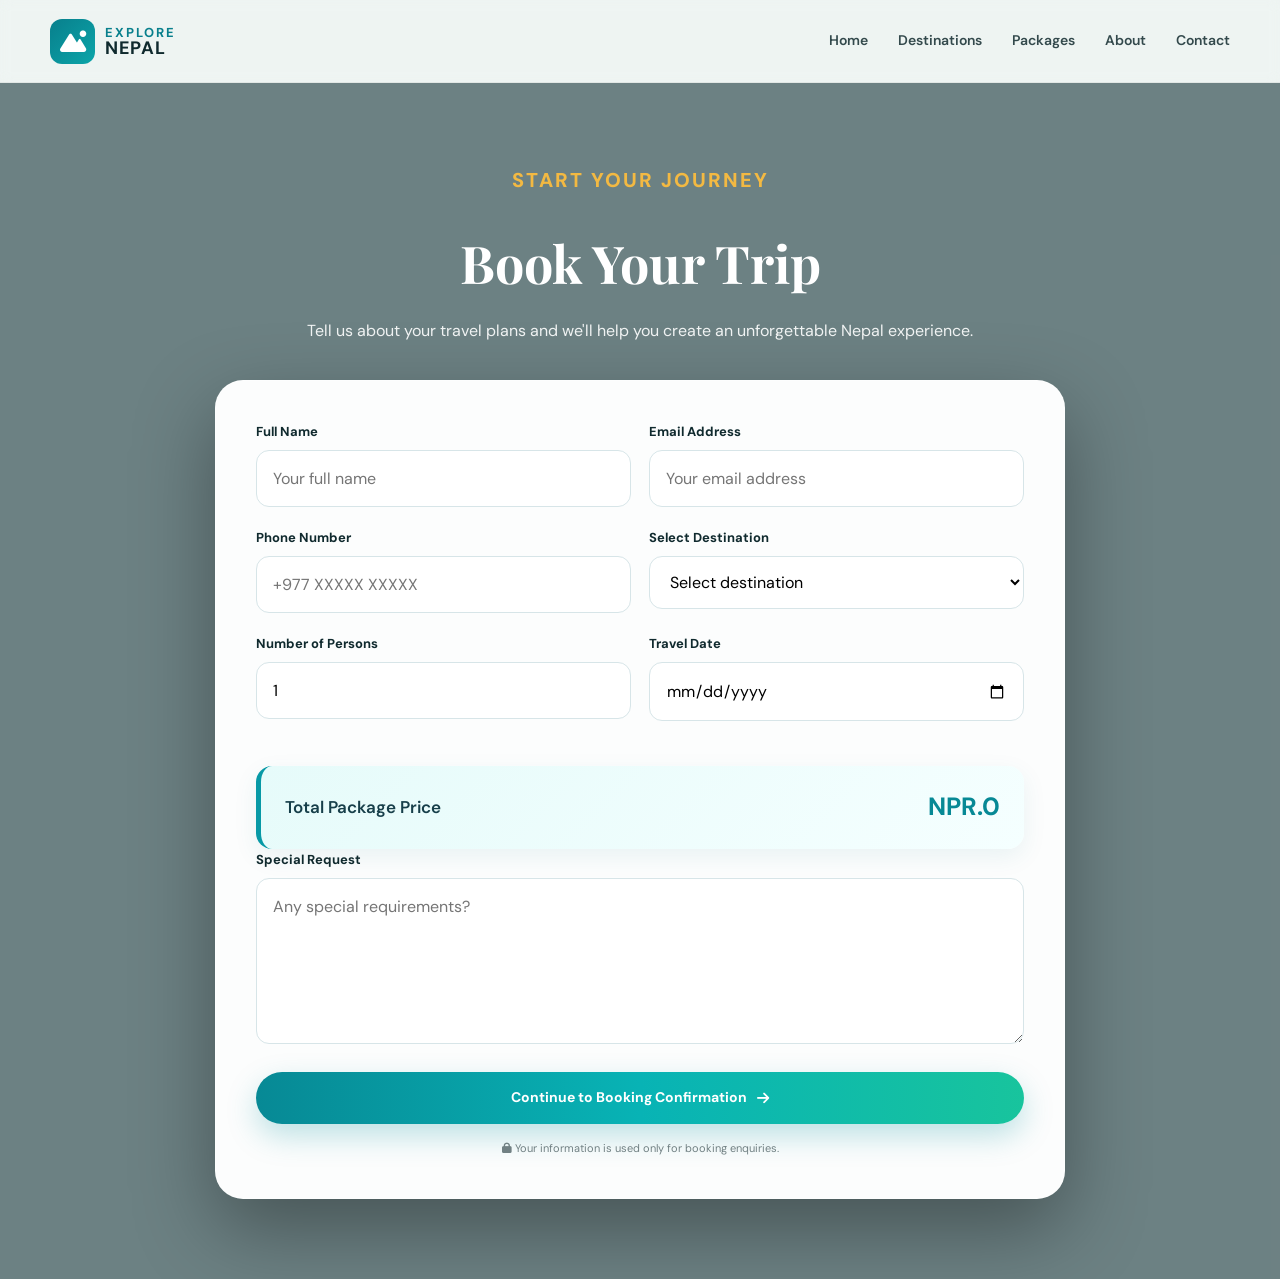
<file: Alli vaii Explore Nepal/booking.html>
<!DOCTYPE html>
<html lang="en">

<head>

    <meta charset="UTF-8">
    <meta name="viewport" content="width=device-width, initial-scale=1.0">

    <title>Book Your Trip | Explore Nepal</title>

    <!-- Existing CSS -->
    <link rel="stylesheet" href="styles.css">

    <!-- Google Fonts -->
    <link rel="preconnect" href="https://fonts.googleapis.com">
    <link rel="preconnect" href="https://fonts.gstatic.com" crossorigin>

    <link href="https://fonts.googleapis.com/css2?family=DM+Sans:wght@400;500;600;700;800&family=Playfair+Display:wght@600;700;800&display=swap"
          rel="stylesheet">

    <!-- Font Awesome -->
    <link rel="stylesheet"
          href="https://cdnjs.cloudflare.com/ajax/libs/font-awesome/6.5.2/css/all.min.css">


    <!-- =====================================================
         BOOKING PAGE EXTRA CSS
    ====================================================== -->

    <style>


        /* =====================================================
           BOOKING HEADING
        ===================================================== */

        .booking-heading h1 {
            font-family: "Playfair Display", serif;
            font-size: 52px;
            color: #ffffff;

            margin: 10px 0;
        }

        .booking-heading p {
            color: rgba(255,255,255,.90);
        }


        /* =====================================================
           BOOKING CARD
        ===================================================== */

        .booking-card {
            border-radius: 28px;
            overflow: hidden;

            background: rgba(255,255,255,.98);

            box-shadow:
                0 30px 80px rgba(0,0,0,.35);

            border: 1px solid rgba(255,255,255,.35);
        }


        /* =====================================================
           INPUT
        ===================================================== */

        .booking-card input,
        .booking-card select,
        .booking-card textarea {

            border: 1.5px solid #d7e5e8;

            border-radius: 13px;

            transition: all .3s ease;

            background: #ffffff;

        }


        .booking-card input:focus,
        .booking-card select:focus,
        .booking-card textarea:focus {

            border-color: #0799a6;

            box-shadow:
                0 0 0 4px rgba(7,153,166,.12);

            outline: none;

        }


        /* =====================================================
           TOTAL PRICE
        ===================================================== */

        .total-price-box {

            width: 100%;

            margin-top: 25px;

            padding: 20px 24px;

            border-radius: 16px;

            display: flex;

            justify-content: space-between;

            align-items: center;

            background:
                linear-gradient(
                    135deg,
                    #e6fbfa,
                    #f5ffff
                );

            border-left: 5px solid #0799a6;

            box-shadow:
                0 8px 25px rgba(0,120,130,.08);

        }


        .total-price-box span {

            font-size: 17px;

            font-weight: 600;

            color: #173f4a;

        }


        .total-price-box strong {

            font-size: 25px;

            color: #078995;

        }


        /* =====================================================
           FORM BUTTON
        ===================================================== */

        .booking-card .full-btn {

            border: none;

            background:
                linear-gradient(
                    90deg,
                    #078995,
                    #08b3b5,
                    #18c49d
                );

            box-shadow:
                0 12px 30px rgba(0,145,155,.25);

            transition: all .3s ease;

        }


        .booking-card .full-btn:hover {

            transform: translateY(-3px);

            box-shadow:
                0 18px 38px rgba(0,145,155,.35);

        }


        /* =====================================================
           CONFIRMATION SCREEN
        ===================================================== */

        #bookingConfirmation {

            display: none;

            max-width: 1100px;

            margin: 50px auto 0;

            animation: slideUp .6s ease;

        }


        @keyframes slideUp {

            from {

                opacity: 0;

                transform: translateY(40px);

            }

            to {

                opacity: 1;

                transform: translateY(0);

            }

        }


        /* =====================================================
           CONFIRMATION HEADER
        ===================================================== */

        .confirmation-top {

            text-align: center;

            color: white;

            margin-bottom: 25px;

        }


        .confirmation-icon {

            width: 78px;

            height: 78px;

            margin: auto;

            display: flex;

            align-items: center;

            justify-content: center;

            border-radius: 50%;

            background:
                linear-gradient(
                    135deg,
                    #18c9ae,
                    #078995
                );

            font-size: 32px;

            box-shadow:
                0 12px 35px rgba(0,0,0,.3);

        }


        .confirmation-top h2 {

            margin-top: 15px;

            font-family: "Playfair Display", serif;

            font-size: 40px;

        }


        .confirmation-top p {

            color: rgba(255,255,255,.88);

            margin-top: 5px;

        }


        /* =====================================================
           CONFIRMATION CARD
        ===================================================== */

        .confirmation-card {

            background: rgba(255,255,255,.98);

            border-radius: 28px;

            padding: 35px;

            box-shadow:
                0 30px 80px rgba(0,0,0,.30);

        }


        /* =====================================================
           BOOKING ID
        ===================================================== */

        .booking-reference {

            display: flex;

            justify-content: space-between;

            align-items: center;

            padding: 20px 22px;

            border-radius: 17px;

            background:
                linear-gradient(
                    135deg,
                    #e8fbfa,
                    #f4ffff
                );

            border: 1px solid #cbe9ea;

            margin-bottom: 28px;

        }


        .booking-reference small {

            display: block;

            color: #647b82;

            font-size: 12px;

            margin-bottom: 5px;

        }


        .booking-reference strong {

            color: #078995;

            font-size: 21px;

            letter-spacing: 1px;

        }


        .booking-reference i {

            font-size: 28px;

            color: #0799a6;

        }


        /* =====================================================
           DETAILS TITLE
        ===================================================== */

        .confirmation-title {

            color: #123b48;

            font-size: 21px;

            margin-bottom: 18px;

        }


        .confirmation-title i {

            color: #078995;

            margin-right: 7px;

        }


        /* =====================================================
           DETAILS GRID
        ===================================================== */

        .confirmation-details {

            display: grid;

            grid-template-columns:
                repeat(2, 1fr);

            gap: 15px;

        }


        .confirmation-detail {

            padding: 17px;

            border-radius: 14px;

            background: #f7fafb;

            border: 1px solid #e2edef;

        }


        .confirmation-detail.full {

            grid-column: 1 / -1;

        }


        .confirmation-detail span {

            display: block;

            font-size: 12px;

            color: #75868d;

            margin-bottom: 6px;

        }


        .confirmation-detail strong {

            color: #183c48;

            font-size: 15px;

            word-break: break-word;

        }


        /* =====================================================
           PAYMENT AREA
        ===================================================== */

        .payment-area {

            display: grid;

            grid-template-columns:
                1fr 1fr;

            gap: 20px;

            margin-top: 30px;

        }


        /* =====================================================
           PAYMENT SUMMARY
        ===================================================== */

        .payment-summary {

            padding: 27px;

            border-radius: 22px;

            color: white;

            background:
                linear-gradient(
                    135deg,
                    #063b4a,
                    #087f8c,
                    #0c9fa8
                );

            box-shadow:
                0 15px 35px rgba(0,70,80,.22);

        }


        .payment-summary h3 {

            font-size: 20px;

            margin-bottom: 15px;

        }


        .payment-row {

            display: flex;

            justify-content: space-between;

            align-items: center;

            gap: 20px;

            padding: 13px 0;

            border-bottom:
                1px solid rgba(255,255,255,.17);

        }


        .payment-row:last-child {

            border-bottom: none;

        }


        .payment-row span {

            color: rgba(255,255,255,.78);

        }


        .payment-row strong {

            font-size: 16px;

        }


        .payment-row.advance {

            margin-top: 5px;

            padding: 17px 0;

        }


        .payment-row.advance strong {

            color: #8ff6dd;

            font-size: 25px;

        }


        /* =====================================================
           PAYMENT METHODS
        ===================================================== */

        .payment-method-box {

            padding: 27px;

            border-radius: 22px;

            background: #f6fbfb;

            border: 1px solid #d6eaec;

        }


        .payment-method-box h3 {

            color: #143d49;

            margin-bottom: 17px;

        }


        .payment-option {

            display: flex;

            align-items: center;

            gap: 13px;

            padding: 14px;

            border-radius: 13px;

            background: white;

            border: 1.5px solid #dce8ea;

            margin-bottom: 10px;

            cursor: pointer;

            transition: .25s;

        }


        .payment-option:hover {

            border-color: #08a0a9;

            transform: translateX(3px);

            background: #f0fbfb;

        }


        .payment-option input {

            width: 17px;

            height: 17px;

            accent-color: #078995;

        }


        .payment-option i {

            width: 37px;

            height: 37px;

            display: flex;

            align-items: center;

            justify-content: center;

            border-radius: 9px;

            color: white;

            background:
                linear-gradient(
                    135deg,
                    #078995,
                    #0db8ae
                );

        }


        .payment-option span {

            font-weight: 700;

            color: #23444d;

        }


        /* =====================================================
           PAY BUTTON
        ===================================================== */

        .pay-advance-btn {

            width: 100%;

            border: none;

            padding: 18px;

            margin-top: 15px;

            border-radius: 50px;

            color: white;

            font-size: 16px;

            font-weight: 800;

            cursor: pointer;

            background:
                linear-gradient(
                    90deg,
                    #f59e0b,
                    #f97316,
                    #ef4444
                );

            box-shadow:
                0 12px 30px rgba(245,120,20,.25);

            transition: .3s;

        }


        .pay-advance-btn:hover {

            transform: translateY(-3px);

            box-shadow:
                0 18px 35px rgba(245,120,20,.35);

        }


        .pay-advance-btn:disabled {

            opacity: .7;

            cursor: not-allowed;

            transform: none;

        }


        .secure-payment {

            text-align: center;

            font-size: 12px;

            color: #72848a;

            margin-top: 12px;

        }


        /* =====================================================
           SUCCESS SCREEN
        ===================================================== */

        #bookingSuccess {

            display: none;

            max-width: 720px;

            margin: 50px auto;

            animation: successShow .7s ease;

        }


        @keyframes successShow {

            from {

                opacity: 0;

                transform: scale(.92);

            }

            to {

                opacity: 1;

                transform: scale(1);

            }

        }


        .success-card {

            background: white;

            padding: 50px 40px;

            border-radius: 30px;

            text-align: center;

            box-shadow:
                0 30px 80px rgba(0,0,0,.32);

        }


        .success-check {

            width: 100px;

            height: 100px;

            margin: auto;

            display: flex;

            align-items: center;

            justify-content: center;

            border-radius: 50%;

            color: white;

            font-size: 45px;

            background:
                linear-gradient(
                    135deg,
                    #10b981,
                    #059669
                );

            box-shadow:
                0 15px 40px rgba(5,150,105,.3);

            animation: checkPop .7s ease;

        }


        @keyframes checkPop {

            0% {
                transform: scale(.2);
            }

            70% {
                transform: scale(1.12);
            }

            100% {
                transform: scale(1);
            }

        }


        .success-card h2 {

            font-family: "Playfair Display", serif;

            font-size: 40px;

            color: #078995;

            margin-top: 22px;

        }


        .success-card > p {

            color: #667980;

            line-height: 1.7;

            margin-top: 8px;

        }


        .success-information {

            margin-top: 25px;

            text-align: left;

            padding: 22px;

            border-radius: 18px;

            background: #f2fbf8;

            border: 1px solid #d4eee6;

        }


        .success-row {

            display: flex;

            justify-content: space-between;

            gap: 20px;

            padding: 11px 0;

            border-bottom:
                1px solid #dcece7;

        }


        .success-row:last-child {

            border-bottom: none;

        }


        .success-row span {

            color: #687c82;

        }


        .success-row strong {

            color: #087f8c;

            text-align: right;

        }


        .confirmed-status {

            color: #059669 !important;

        }


        /* =====================================================
           BACK BUTTON
        ===================================================== */

        .home-btn {

            border: none;

            margin-top: 25px;

            padding: 15px 30px;

            border-radius: 50px;

            color: white;

            background:
                linear-gradient(
                    90deg,
                    #087f8c,
                    #0bb6ad
                );

            font-weight: 700;

            cursor: pointer;

            transition: .3s;

        }


        .home-btn:hover {

            transform: translateY(-2px);

        }






/* =====================================================
   MOBILE BANKING
===================================================== */

.bank-selection {
    margin: 5px 0 15px 0;
    padding: 18px;
    border-radius: 16px;

    background:
        linear-gradient(
            135deg,
            #eafafa,
            #f7ffff
        );

    border: 1px solid #cce9eb;

    animation: bankSlide .35s ease;
}


@keyframes bankSlide {

    from {
        opacity: 0;
        transform: translateY(-8px);
    }

    to {
        opacity: 1;
        transform: translateY(0);
    }

}


.bank-selection-title {

    display: flex;

    align-items: center;

    gap: 9px;

    margin-bottom: 10px;

    color: #087f8c;

    font-size: 14px;

    font-weight: 800;

}


.bank-selection-title i {

    font-size: 16px;

}


.bank-selection select {

    width: 100%;

    padding: 13px 15px;

    border-radius: 12px;

    border: 1.5px solid #cfe4e6;

    background: white;

    color: #23444d;

    font-size: 14px;

    font-weight: 600;

    cursor: pointer;

    outline: none;

    transition: .25s ease;

}


.bank-selection select:focus {

    border-color: #0799a6;

    box-shadow:
        0 0 0 4px rgba(7,153,166,.12);

}


/* Selected payment option */

.payment-option:has(input:checked) {

    border-color: #078995;

    background: #edfbfa;

    box-shadow:
        0 5px 18px rgba(7,137,149,.10);

}


.payment-option:has(input:checked) span {

    color: #078995;

}


/* Payment button amount */

#advanceButtonAmount {

    font-weight: 900;

}













        /* =====================================================
           MOBILE
        ===================================================== */

        @media(max-width: 768px) {

            .booking-heading h1 {

                font-size: 38px;

            }


            .confirmation-card {

                padding: 22px;

            }


            .confirmation-details {

                grid-template-columns: 1fr;

            }


            .confirmation-detail.full {

                grid-column: auto;

            }


            .payment-area {

                grid-template-columns: 1fr;

            }


            .booking-reference {

                padding: 15px;

            }


            .booking-reference strong {

                font-size: 17px;

            }


            .success-card {

                padding: 35px 22px;

            }


            .success-card h2 {

                font-size: 32px;

            }


            .success-row {

                flex-direction: column;

                gap: 3px;

            }


            .success-row strong {

                text-align: left;

            }

        }

    </style>

</head>



<body class="booking-page">


<!-- =========================================================
     HEADER
========================================================= -->

<header class="header">

    <div class="container nav-container">


        <a href="index.html" class="logo">

            <div class="logo-icon">

                <i class="fa-solid fa-mountain-sun"></i>

            </div>

            <div>

                <span>EXPLORE</span>

                <strong>NEPAL</strong>

            </div>

        </a>


        <button class="menu-btn" id="menuBtn">

            <i class="fa-solid fa-bars"></i>

        </button>


        <nav class="navbar" id="navbar">

            <a href="index.html">Home</a>

            <a href="destinations.html">
                Destinations
            </a>

            <a href="packages.html">
                Packages
            </a>

            <a href="about.html">
                About
            </a>

            <a href="contact.html">
                Contact
            </a>

        </nav>

    </div>

</header>



<!-- =========================================================
     BOOKING SECTION
========================================================= -->

<section class="booking-section">

    <div class="booking-overlay"></div>


    <div class="container booking-container">


        <!-- ================= HEADING ================= -->

        <div class="booking-heading">

            <span class="section-label light">
                START YOUR JOURNEY
            </span>

            <h1>
                Book Your Trip
            </h1>

            <p>

                Tell us about your travel plans and
                we'll help you create an unforgettable
                Nepal experience.

            </p>

        </div>



        <!-- =================================================
             STEP 1 : BOOKING FORM
        ================================================== -->

        <div class="booking-card"
             id="bookingFormCard">


            <form id="bookingForm">


                <!-- NAME + EMAIL -->

                <div class="form-row">


                    <div class="form-group">

                        <label>
                            Full Name
                        </label>

                        <input
                            type="text"
                            id="name"
                            name="name"
                            placeholder="Your full name"
                            required
                        >

                    </div>


                    <div class="form-group">

                        <label>
                            Email Address
                        </label>

                        <input
                            type="email"
                            id="email"
                            name="email"
                            placeholder="Your email address"
                            required
                        >

                    </div>

                </div>



                <!-- PHONE + DESTINATION -->

                <div class="form-row">


                    <div class="form-group">

                        <label>
                            Phone Number
                        </label>

                        <input
                            type="tel"
                            id="phone"
                            name="phone"
                            placeholder="+977 XXXXX XXXXX"
                            required
                        >

                    </div>



                    <div class="form-group">

                        <label for="destination">
                            Select Destination
                        </label>


                        <select
                            id="destination"
                            name="destination"
                            required
                        >

                            <option value="">
                                Select destination
                            </option>


                            <option
                                value="Kathmandu"
                                data-price="16000"
                            >
                                Kathmandu - NPR.16,000 / person
                            </option>


                            <option
                                value="Janakpur"
                                data-price="9000"
                            >
                                Janakpur - NPR.9,000 / person
                            </option>


                            <option
                                value="Pokhara"
                                data-price="22500"
                            >
                                Pokhara - NPR.22,500 / person
                            </option>


                            <option
                                value="Everest"
                                data-price="105000"
                            >
                                Everest - NPR.105,000 / person
                            </option>


                            <option
                                value="Mustang"
                                data-price="30000"
                            >
                                Mustang - NPR.30,000 / person
                            </option>


                            <option
                                value="Lumbini"
                                data-price="14000"
                            >
                                Lumbini - NPR.14,000 / person
                            </option>


                            <option
                                value="Bhaktapur"
                                data-price="12000"
                            >
                                Bhaktapur - NPR.12,000 / person
                            </option>


                            <option
                                value="Chitwan"
                                data-price="15000"
                            >
                                Chitwan - NPR.15,000 / person
                            </option>


                            <option
                                value="Annapurna"
                                data-price="85000"
                            >
                                Annapurna - NPR.85,000 / person
                            </option>


                            <option
                                value="Chandragiri Hills"
                                data-price="13000"
                            >
                                Chandragiri Hills - NPR.13,000 / person
                            </option>


                            <option
                                value="Nagarkot"
                                data-price="10000"
                            >
                                Nagarkot - NPR.10,000 / person
                            </option>


                            <option
                                value="Koshi Tappu"
                                data-price="33000"
                            >
                                Koshi Tappu - NPR.33,000 / person
                            </option>

                        </select>

                    </div>

                </div>



                <!-- PERSON + DATE -->

                <div class="form-row">


                    <div class="form-group">

                        <label>
                            Number of Persons
                        </label>

                        <input
                            type="number"
                            id="persons"
                            name="persons"
                            min="1"
                            max="50"
                            value="1"
                            required
                        >

                    </div>


                    <div class="form-group">

                        <label>
                            Travel Date
                        </label>

                        <input
                            type="date"
                            id="travelDate"
                            name="date"
                            required
                        >

                    </div>


                </div>



                <!-- TOTAL -->

                <div class="total-price-box">

                    <span>
                        Total Package Price
                    </span>

                    <strong id="totalPrice">
                        NPR.0
                    </strong>

                </div>



                <!-- SPECIAL REQUEST -->

                <div class="form-group">

                    <label>
                        Special Request
                    </label>

                    <textarea
                        id="specialRequest"
                        name="request"
                        rows="5"
                        placeholder="Any special requirements?"
                    ></textarea>

                </div>



                <!-- SUBMIT -->

                <button
                    type="submit"
                    class="btn btn-primary full-btn"
                >

                    Continue to Booking Confirmation

                    <i class="fa-solid fa-arrow-right"></i>

                </button>


                <p class="form-note">

                    <i class="fa-solid fa-lock"></i>

                    Your information is used only for
                    booking enquiries.

                </p>


            </form>

        </div>



        <!-- =================================================
             STEP 2 : BOOKING CONFIRMATION
        ================================================== -->

        <div id="bookingConfirmation">


            <div class="confirmation-top">


                <div class="confirmation-icon">

                    <i class="fa-solid fa-clipboard-check"></i>

                </div>


                <h2>
                    Review Your Booking
                </h2>


                <p>

                    Please review all your details
                    before making the advance payment.

                </p>

            </div>



            <div class="confirmation-card">


                <!-- BOOKING REFERENCE -->

                <div class="booking-reference">


                    <div>

                        <small>
                            BOOKING REFERENCE
                        </small>

                        <strong id="bookingId">
                            ENP-000000
                        </strong>

                    </div>


                    <i class="fa-solid fa-ticket"></i>

                </div>



                <!-- DETAILS -->

                <h3 class="confirmation-title">

                    <i class="fa-solid fa-user-check"></i>

                    Traveler & Trip Details

                </h3>



                <div class="confirmation-details">


                    <div class="confirmation-detail">

                        <span>
                            Full Name
                        </span>

                        <strong id="confirmName">
                            -
                        </strong>

                    </div>


                    <div class="confirmation-detail">

                        <span>
                            Email Address
                        </span>

                        <strong id="confirmEmail">
                            -
                        </strong>

                    </div>


                    <div class="confirmation-detail">

                        <span>
                            Phone Number
                        </span>

                        <strong id="confirmPhone">
                            -
                        </strong>

                    </div>


                    <div class="confirmation-detail">

                        <span>
                            Destination
                        </span>

                        <strong id="confirmDestination">
                            -
                        </strong>

                    </div>


                    <div class="confirmation-detail">

                        <span>
                            Number of Persons
                        </span>

                        <strong id="confirmPersons">
                            -
                        </strong>

                    </div>


                    <div class="confirmation-detail">

                        <span>
                            Travel Date
                        </span>

                        <strong id="confirmDate">
                            -
                        </strong>

                    </div>


                    <div class="confirmation-detail full">

                        <span>
                            Special Request
                        </span>

                        <strong id="confirmRequest">
                            No special request
                        </strong>

                    </div>

                </div>



                <!-- =================================================
                     PAYMENT AREA
                ================================================== -->

                <div class="payment-area">


                    <!-- PAYMENT SUMMARY -->

                    <div class="payment-summary">


                        <h3>

                            <i class="fa-solid fa-calculator"></i>

                            Payment Summary

                        </h3>


                        <div class="payment-row">

                            <span>
                                Package Price
                            </span>

                            <strong id="confirmTotal">
                                NPR.0
                            </strong>

                        </div>


                        <div class="payment-row">

                            <span>
                                Required Advance
                            </span>

                            <strong>
                                30%
                            </strong>

                        </div>


                        <div class="payment-row advance">

                            <span>
                                Pay Now
                            </span>

                            <strong id="advanceAmount">
                                NPR.0
                            </strong>

                        </div>


                        <div class="payment-row">

                            <span>
                                Remaining Amount
                            </span>

                            <strong id="remainingAmount">
                                NPR.0
                            </strong>

                        </div>


                    </div>



                    

    



                          <!-- =================================================
     PAYMENT METHOD
================================================== -->

<div class="payment-method-box">

    <h3>
        <i class="fa-solid fa-credit-card"></i>
        Choose Payment Method
    </h3>

    <!-- eSewa -->
    <label class="payment-option">
        <input
            type="radio"
            name="paymentMethod"
            value="eSewa"
        >

        <i class="fa-solid fa-wallet"></i>

        <span>eSewa</span>
    </label>


    <!-- Khalti -->
    <label class="payment-option">
        <input
            type="radio"
            name="paymentMethod"
            value="Khalti"
        >

        <i class="fa-solid fa-mobile-screen-button"></i>

        <span>Khalti</span>
    </label>


    <!-- Mobile Banking -->
    <label
        class="payment-option"
        id="mobileBankingOption"
    >

        <input
            type="radio"
            name="paymentMethod"
            value="Mobile Banking"
        >

        <i class="fa-solid fa-building-columns"></i>

        <span>Mobile Banking</span>

    </label>


    <!-- BANK SELECTION -->

    <div
        class="bank-selection"
        id="bankSelection"
        style="display:none;"
    >

        <div class="bank-selection-title">

            <i class="fa-solid fa-building-columns"></i>

            <span>Select Your Bank</span>

        </div>


        <select id="bankName">

            <option value="">
                -- Select Bank --
            </option>

            <option value="Nabil Bank">
                Nabil Bank
            </option>

            <option value="Global IME Bank">
                Global IME Bank
            </option>

            <option value="NIC Asia Bank">
                NIC Asia Bank
            </option>

            <option value="Himalayan Bank">
                Himalayan Bank
            </option>

            <option value="Nepal Investment Mega Bank">
                Nepal Investment Mega Bank
            </option>

            <option value="Prabhu Bank">
                Prabhu Bank
            </option>

            <option value="Siddhartha Bank">
                Siddhartha Bank
            </option>

            <option value="Kumari Bank">
                Kumari Bank
            </option>

            <option value="Sanima Bank">
                Sanima Bank
            </option>

            <option value="Machhapuchchhre Bank">
                Machhapuchchhre Bank
            </option>

            <option value="Laxmi Sunrise Bank">
                Laxmi Sunrise Bank
            </option>

            <option value="Prime Commercial Bank">
                Prime Commercial Bank
            </option>

            <option value="Citizens Bank International">
                Citizens Bank International
            </option>

            <option value="Nepal Bank">
                Nepal Bank
            </option>

            <option value="Rastriya Banijya Bank">
                Rastriya Banijya Bank
            </option>

        </select>

    </div>


    <!-- Debit / Credit Card -->
    <label class="payment-option">

        <input
            type="radio"
            name="paymentMethod"
            value="Debit / Credit Card"
        >

        <i class="fa-solid fa-credit-card"></i>

        <span>Debit / Credit Card</span>

    </label>


    <!-- PAY BUTTON -->

    <button
        type="button"
        class="pay-advance-btn"
        id="payAdvanceBtn"
    >

        Pay
        <span id="advanceButtonAmount">
            30% Advance
        </span>
        & Confirm Booking

        <i class="fa-solid fa-lock"></i>

    </button>


    <p class="secure-payment">

        <i class="fa-solid fa-shield-halved"></i>

        Minimum 30% advance payment is
        required to confirm your booking.

    </p>

</div>



















                        

                </div>

            </div>

        </div>



        <!-- =================================================
             STEP 3 : SUCCESS
        ================================================== -->

        <div id="bookingSuccess">


            <div class="success-card">


                <div class="success-check">

                    <i class="fa-solid fa-check"></i>

                </div>


                <h2>
                    Booking Confirmed!
                </h2>


                <p>

                    Congratulations! Your Nepal adventure
                    has been successfully booked.

                    Your 30% advance payment has been
                    received and your booking is now confirmed.

                </p>



                <div class="success-information">


                    <div class="success-row">

                        <span>
                            Booking ID
                        </span>

                        <strong id="successBookingId">
                            -
                        </strong>

                    </div>


                    <div class="success-row">

                        <span>
                            Traveler
                        </span>

                        <strong id="successName">
                            -
                        </strong>

                    </div>


                    <div class="success-row">

                        <span>
                            Destination
                        </span>

                        <strong id="successDestination">
                            -
                        </strong>

                    </div>


                    <div class="success-row">

                        <span>
                            Travel Date
                        </span>

                        <strong id="successDate">
                            -
                        </strong>

                    </div>


                    <div class="success-row">

                        <span>
                            Total Package Price
                        </span>

                        <strong id="successTotal">
                            -
                        </strong>

                    </div>


                    <div class="success-row">

                        <span>
                            Advance Paid
                        </span>

                        <strong id="successAdvance">
                            -
                        </strong>

                    </div>


                    <div class="success-row">

                        <span>
                            Payment Method
                        </span>

                        <strong id="successPaymentMethod">
                            -
                        </strong>

                    </div>

<div
    class="success-row"
    id="successBankRow"
    style="display:none;"
>

    <span>
        Bank
    </span>

    <strong id="successBank">
        -
    </strong>

</div>





                    <div class="success-row">

                        <span>
                            Booking Status
                        </span>

                        <strong class="confirmed-status">

                            CONFIRMED ✓

                        </strong>

                    </div>


                </div>



                <button
                    class="home-btn"
                    onclick="window.location.href='index.html'"
                >

                    <i class="fa-solid fa-house"></i>

                    Back to Home

                </button>


            </div>

        </div>


    </div>

</section>



<!-- Existing JavaScript -->




<!-- =========================================================
     BOOKING JAVASCRIPT
========================================================= -->


<script>
document.addEventListener("DOMContentLoaded", function () {

    /* =========================================================
       ELEMENTS
    ========================================================= */

    const bookingForm = document.getElementById("bookingForm");
    const bookingFormCard = document.getElementById("bookingFormCard");
    const confirmation = document.getElementById("bookingConfirmation");
    const success = document.getElementById("bookingSuccess");

    const destination = document.getElementById("destination");
    const persons = document.getElementById("persons");
    const totalPrice = document.getElementById("totalPrice");

    const payAdvanceBtn = document.getElementById("payAdvanceBtn");

    const bankSelection = document.getElementById("bankSelection");
    const bankName = document.getElementById("bankName");

    const advanceButtonAmount =
        document.getElementById("advanceButtonAmount");


    /* =========================================================
       FORMAT CURRENCY
    ========================================================= */

    function formatMoney(amount) {
        return "NPR." + Number(amount).toLocaleString("en-IN");
    }


    /* =========================================================
       CALCULATE TOTAL PACKAGE PRICE
    ========================================================= */

    function calculatePrice() {

        const numberOfPersons =
            parseInt(persons.value) || 1;

        const selectedOption =
            destination.options[destination.selectedIndex];

        const pricePerPerson =
            parseInt(
                selectedOption.getAttribute("data-price")
            ) || 0;

        const total =
            pricePerPerson * numberOfPersons;

        totalPrice.textContent =
            formatMoney(total);

        return total;
    }


    /* =========================================================
       PRICE UPDATE EVENTS
    ========================================================= */

    persons.addEventListener(
        "input",
        calculatePrice
    );

    destination.addEventListener(
        "change",
        calculatePrice
    );

    calculatePrice();


    /* =========================================================
       GENERATE BOOKING ID
    ========================================================= */

    function generateBookingID() {

        const randomNumber =
            Math.floor(
                100000 +
                Math.random() * 900000
            );

        return "ENP-" + randomNumber;
    }


    /* =========================================================
       FORMAT DATE
    ========================================================= */

    function formatDate(dateValue) {

        if (!dateValue) {
            return "-";
        }

        const date =
            new Date(dateValue + "T00:00:00");

        return date.toLocaleDateString(
            "en-IN",
            {
                day: "2-digit",
                month: "long",
                year: "numeric"
            }
        );
    }


    /* =========================================================
       MOBILE BANKING - SHOW / HIDE BANK LIST
    ========================================================= */

    const paymentOptions =
        document.querySelectorAll(
            'input[name="paymentMethod"]'
        );

    paymentOptions.forEach(function (option) {

        option.addEventListener(
            "change",
            function () {

                if (this.value === "Mobile Banking") {

                    if (bankSelection) {
                        bankSelection.style.display = "block";
                    }

                } else {

                    if (bankSelection) {
                        bankSelection.style.display = "none";
                    }

                    if (bankName) {
                        bankName.value = "";
                    }
                }
            }
        );
    });


    /* =========================================================
       STEP 1 - BOOKING FORM SUBMIT
    ========================================================= */

    bookingForm.addEventListener(
        "submit",
        function (event) {

            event.preventDefault();


            /* -----------------------------------------
               GET FORM VALUES
            ----------------------------------------- */

            const name =
                document
                    .getElementById("name")
                    .value
                    .trim();

            const email =
                document
                    .getElementById("email")
                    .value
                    .trim();

            const phone =
                document
                    .getElementById("phone")
                    .value
                    .trim();

            const destinationName =
                destination.value;

            const numberOfPersons =
                parseInt(persons.value);

            const travelDate =
                document
                    .getElementById("travelDate")
                    .value;

            const specialRequest =
                document
                    .getElementById("specialRequest")
                    .value
                    .trim();


            /* -----------------------------------------
               BASIC VALIDATION
            ----------------------------------------- */

            if (!name) {
                alert("Please enter your full name.");
                document.getElementById("name").focus();
                return;
            }

            if (!email) {
                alert("Please enter your email address.");
                document.getElementById("email").focus();
                return;
            }

            if (!phone) {
                alert("Please enter your phone number.");
                document.getElementById("phone").focus();
                return;
            }

            if (!destinationName) {
                alert("Please select your destination.");
                destination.focus();
                return;
            }

            if (!numberOfPersons || numberOfPersons < 1) {
                alert("Please enter at least 1 person.");
                persons.focus();
                return;
            }

            if (!travelDate) {
                alert("Please select your travel date.");
                document.getElementById("travelDate").focus();
                return;
            }


            /* -----------------------------------------
               PACKAGE PRICE
            ----------------------------------------- */

            const selectedOption =
                destination.options[
                    destination.selectedIndex
                ];

            const pricePerPerson =
                parseInt(
                    selectedOption.getAttribute(
                        "data-price"
                    )
                ) || 0;


            /* -----------------------------------------
               TOTAL PRICE
            ----------------------------------------- */

            const total =
                pricePerPerson *
                numberOfPersons;


            /* -----------------------------------------
               30% ADVANCE PAYMENT
            ----------------------------------------- */

            const advance =
                total * 0.30;

            const remaining =
                total - advance;


            /* -----------------------------------------
               GENERATE BOOKING ID
            ----------------------------------------- */

            const bookingID =
                generateBookingID();


            /* =================================================
               SHOW BOOKING CONFIRMATION DETAILS
            ================================================= */

            document.getElementById(
                "bookingId"
            ).textContent =
                bookingID;

            document.getElementById(
                "confirmName"
            ).textContent =
                name;

            document.getElementById(
                "confirmEmail"
            ).textContent =
                email;

            document.getElementById(
                "confirmPhone"
            ).textContent =
                phone;

            document.getElementById(
                "confirmDestination"
            ).textContent =
                destinationName;

            document.getElementById(
                "confirmPersons"
            ).textContent =
                numberOfPersons +
                " Person(s)";

            document.getElementById(
                "confirmDate"
            ).textContent =
                formatDate(travelDate);

            document.getElementById(
                "confirmRequest"
            ).textContent =
                specialRequest ||
                "No special request";

            document.getElementById(
                "confirmTotal"
            ).textContent =
                formatMoney(total);

            document.getElementById(
                "advanceAmount"
            ).textContent =
                formatMoney(advance);

            document.getElementById(
                "remainingAmount"
            ).textContent =
                formatMoney(remaining);


            /* =================================================
               SAVE CURRENT BOOKING
            ================================================= */

            window.currentBooking = {

                bookingID: bookingID,

                name: name,

                email: email,

                phone: phone,

                destination: destinationName,

                persons: numberOfPersons,

                travelDate: travelDate,

                specialRequest: specialRequest,

                pricePerPerson: pricePerPerson,

                total: total,

                advance: advance,

                remaining: remaining

            };


            /* =================================================
               UPDATE PAY BUTTON AMOUNT
            ================================================= */

            if (advanceButtonAmount) {

                advanceButtonAmount.textContent =
                    formatMoney(advance);

            }


            /* =================================================
               HIDE BOOKING FORM
            ================================================= */

            bookingFormCard.style.display =
                "none";


            /* =================================================
               SHOW CONFIRMATION SECTION
            ================================================= */

            confirmation.style.display =
                "block";


            /* =================================================
               SCROLL TO CONFIRMATION
            ================================================= */

            setTimeout(function () {

                confirmation.scrollIntoView({
                    behavior: "smooth",
                    block: "start"
                });

            }, 100);

        }
    );


    /* =========================================================
       STEP 2 - PAYMENT BUTTON
    ========================================================= */

    if (payAdvanceBtn) {

        payAdvanceBtn.addEventListener(
            "click",
            function () {

                /* -----------------------------------------
                   CHECK BOOKING
                ----------------------------------------- */

                const booking =
                    window.currentBooking;

                if (!booking) {

                    alert(
                        "Booking information not found. Please fill the booking form again."
                    );

                    return;
                }


                /* -----------------------------------------
                   CHECK PAYMENT METHOD
                ----------------------------------------- */

                const selectedPayment =
                    document.querySelector(
                        'input[name="paymentMethod"]:checked'
                    );

                if (!selectedPayment) {

                    alert(
                        "Please select a payment method before continuing."
                    );

                    return;
                }


                const paymentMethod =
                    selectedPayment.value;


                /* -----------------------------------------
                   MOBILE BANKING VALIDATION
                ----------------------------------------- */

                if (
                    paymentMethod ===
                    "Mobile Banking"
                ) {

                    if (
                        !bankName ||
                        !bankName.value
                    ) {

                        alert(
                            "Please select your bank for Mobile Banking."
                        );

                        if (bankName) {
                            bankName.focus();
                        }

                        return;
                    }
                }


                /* -----------------------------------------
                   GET SELECTED BANK
                ----------------------------------------- */

                const selectedBank =
                    bankName
                        ? bankName.value
                        : "";


                /* -----------------------------------------
                   SAVE PAYMENT INFORMATION
                ----------------------------------------- */

                booking.paymentMethod =
                    paymentMethod;

                booking.bank =
                    paymentMethod ===
                    "Mobile Banking"
                        ? selectedBank
                        : "";


                /* -----------------------------------------
                   DISABLE BUTTON
                ----------------------------------------- */

                payAdvanceBtn.disabled =
                    true;

                payAdvanceBtn.innerHTML =
                    '<i class="fa-solid fa-spinner fa-spin"></i> Processing Payment...';


                /* =================================================
                   DEMO PAYMENT PROCESSING

                   IMPORTANT:
                   This is only frontend/demo processing.
                   Real payment confirmation requires
                   eSewa/Khalti/bank/card API + backend verification.
                ================================================= */

                setTimeout(function () {


                    /* -----------------------------------------
                       SUCCESS BOOKING ID
                    ----------------------------------------- */

                    document.getElementById(
                        "successBookingId"
                    ).textContent =
                        booking.bookingID;


                    /* -----------------------------------------
                       SUCCESS NAME
                    ----------------------------------------- */

                    document.getElementById(
                        "successName"
                    ).textContent =
                        booking.name;


                    /* -----------------------------------------
                       SUCCESS DESTINATION
                    ----------------------------------------- */

                    document.getElementById(
                        "successDestination"
                    ).textContent =
                        booking.destination;


                    /* -----------------------------------------
                       SUCCESS DATE
                    ----------------------------------------- */

                    document.getElementById(
                        "successDate"
                    ).textContent =
                        formatDate(
                            booking.travelDate
                        );


                    /* -----------------------------------------
                       SUCCESS TOTAL
                    ----------------------------------------- */

                    document.getElementById(
                        "successTotal"
                    ).textContent =
                        formatMoney(
                            booking.total
                        );


                    /* -----------------------------------------
                       SUCCESS ADVANCE
                    ----------------------------------------- */

                    document.getElementById(
                        "successAdvance"
                    ).textContent =
                        formatMoney(
                            booking.advance
                        );


                    /* -----------------------------------------
                       SUCCESS PAYMENT METHOD
                    ----------------------------------------- */

                    document.getElementById(
                        "successPaymentMethod"
                    ).textContent =
                        paymentMethod;


                    /* =================================================
                       SHOW BANK IF MOBILE BANKING
                    ================================================= */

                    const successBankRow =
                        document.getElementById(
                            "successBankRow"
                        );

                    const successBank =
                        document.getElementById(
                            "successBank"
                        );

                    if (
                        paymentMethod ===
                        "Mobile Banking"
                    ) {

                        if (successBank) {

                            successBank.textContent =
                                selectedBank;

                        }

                        if (successBankRow) {

                            successBankRow.style.display =
                                "flex";

                        }

                    } else {

                        if (successBankRow) {

                            successBankRow.style.display =
                                "none";

                        }
                    }


                    /* =================================================
                       HIDE CONFIRMATION
                    ================================================= */

                    confirmation.style.display =
                        "none";


                    /* =================================================
                       SHOW SUCCESS
                    ================================================= */

                    success.style.display =
                        "block";


                    /* =================================================
                       SCROLL TO SUCCESS
                    ================================================= */

                    window.scrollTo({
                        top: 0,
                        behavior: "smooth"
                    });


                    /* -----------------------------------------
                       RESET BUTTON
                    ----------------------------------------- */

                    payAdvanceBtn.disabled =
                        false;

                    payAdvanceBtn.innerHTML =
                        '<i class="fa-solid fa-lock"></i> Pay 30% Advance & Confirm Booking';


                }, 2000);

            }
        );
    }

});
</script>

</body>
</html>
</file>
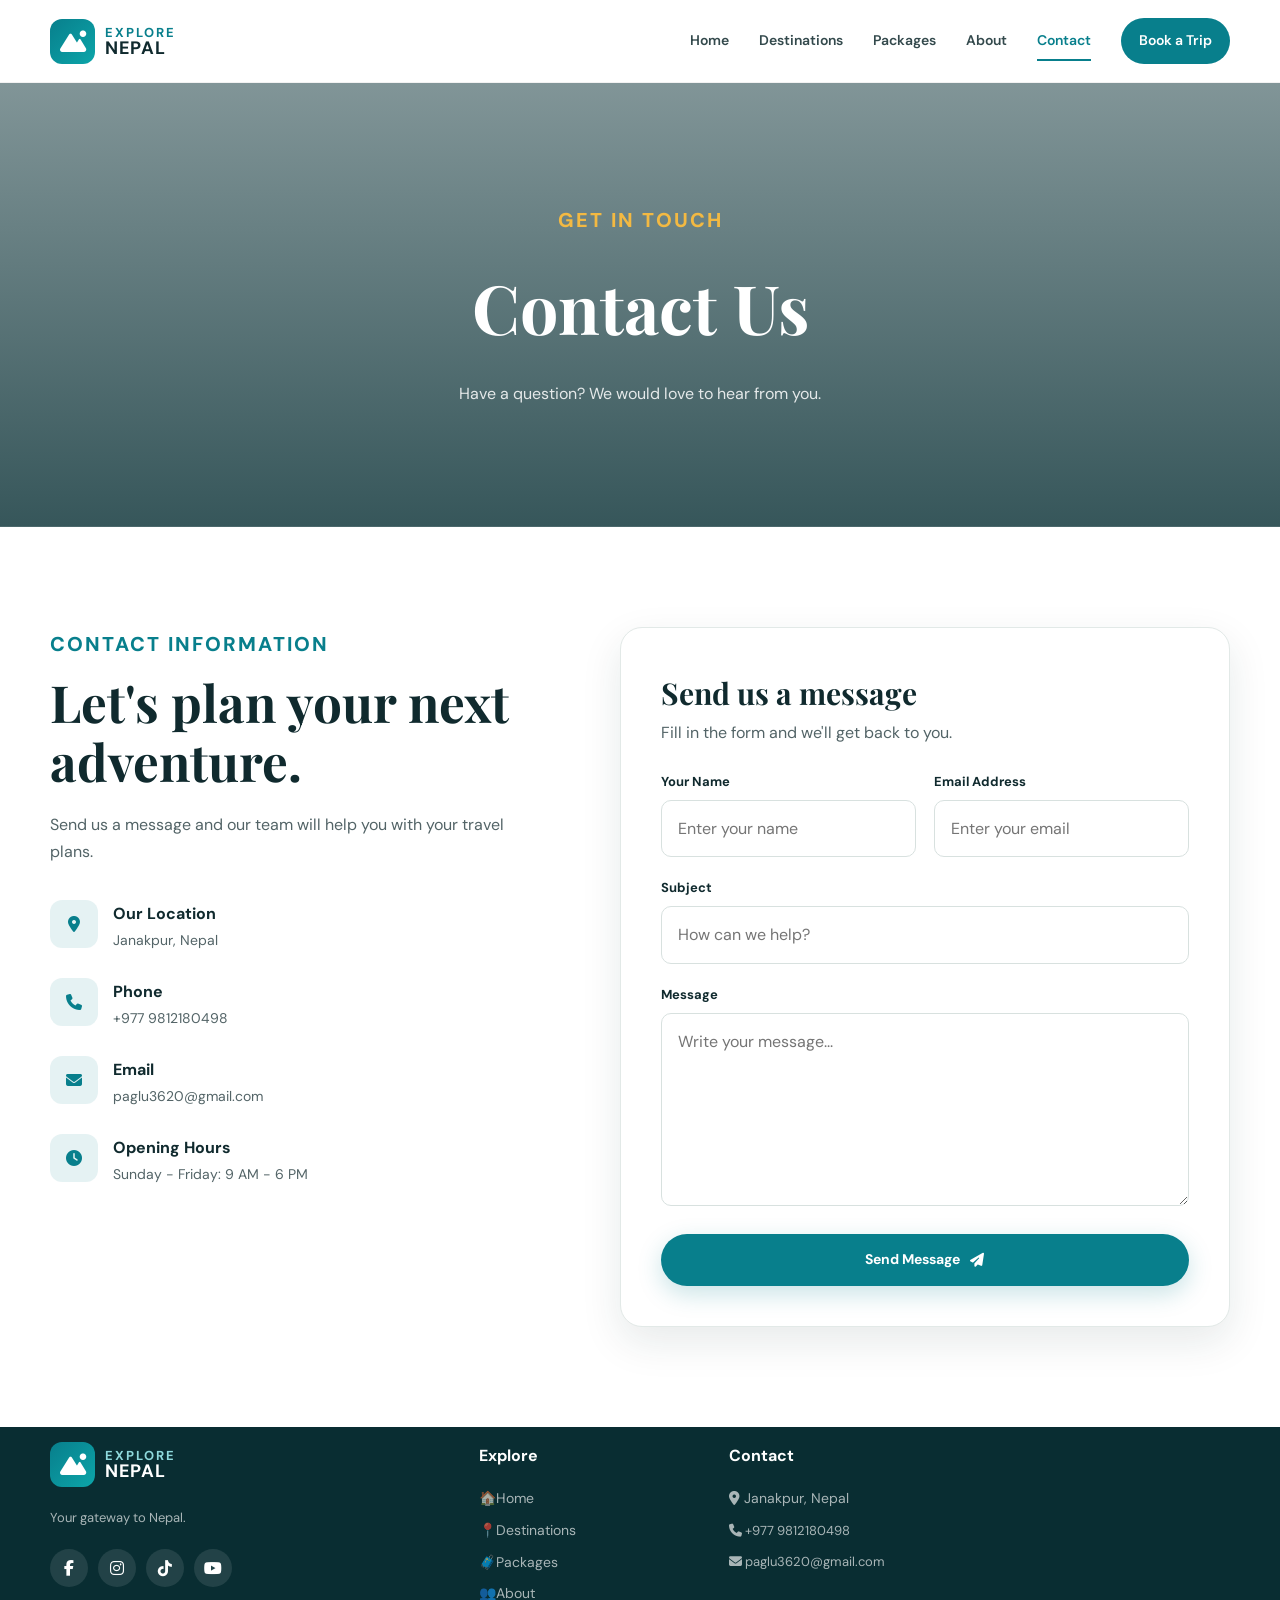
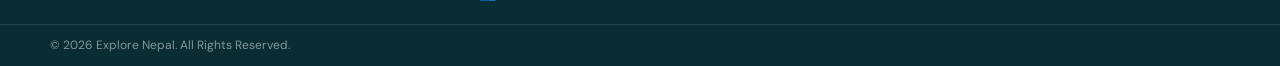
<file: Alli vaii Explore Nepal/contact.html>
<!DOCTYPE html>
<html lang="en">

<head>

<style>
/* ================= CONTACT ================= */

.contact-grid {

    display: grid;

    grid-template-columns:
        .9fr 1.1fr;

    gap: 70px;

    align-items: start;

}


.contact-info h2 {

    margin-bottom: 20px;

}


.contact-info > p {

    color: var(--text);

    margin-bottom: 35px;

}


.contact-item {

    display: flex;

    gap: 15px;

    margin-bottom: 25px;

}


.contact-icon {

    flex-shrink: 0;

    width: 48px;

    height: 48px;

    display: grid;

    place-items: center;

    background:
        rgba(8,127,140,.1);

    color: var(--primary);

    border-radius: 12px;

}


.contact-item h4 {

    margin-bottom: 2px;

}


.contact-item p {

    color: var(--text);

    font-size: 14px;

}


.form-card {

    padding: 40px;

    background: white;

    border-radius: 22px;

    border: 1px solid var(--border);

    box-shadow: var(--shadow);

}


.form-card h3 {

    font-family: "Playfair Display", serif;

    font-size: 30px;

}


.form-card > p {

    color: var(--text);

    margin-bottom: 25px;

}


/* ================= FORMS ================= */

.form-row {

    display: grid;

    grid-template-columns:
        1fr 1fr;

    gap: 18px;

}


.form-group {

    margin-bottom: 20px;

}


.form-group label {

    display: block;

    font-size: 13px;

    font-weight: 700;

    margin-bottom: 7px;

}


.form-group input,
.form-group select,
.form-group textarea {

    width: 100%;

    padding: 14px 16px;

    border: 1px solid #d8e1df;

    border-radius: 10px;

    background: white;

    outline: none;

    transition: .3s;

}


.form-group input:focus,
.form-group select:focus,
.form-group textarea:focus {

    border-color: var(--primary);

    box-shadow:
        0 0 0 3px rgba(8,127,140,.08);

}


.form-group textarea {

    resize: vertical;

}


.full-btn {

    width: 100%;

    border: none;

}


.form-note {

    text-align: center;

    color: var(--light-text);

    font-size: 11px;

    margin-top: 15px;

}












/* =================================================
   MESSAGE SUCCESS POPUP
================================================= */

.success-overlay {

    position: fixed;

    inset: 0;

    z-index: 9999;

    display: flex;

    align-items: center;

    justify-content: center;

    padding: 20px;

    background:
        rgba(3, 35, 40, 0.72);

    backdrop-filter: blur(8px);

    opacity: 0;

    visibility: hidden;

    transition:
        opacity .35s ease,
        visibility .35s ease;
}


/* Show Popup */

.success-overlay.show {

    opacity: 1;

    visibility: visible;
}


/* =================================================
   SUCCESS CARD
================================================= */

.success-card {

    position: relative;

    width: 100%;

    max-width: 500px;

    padding: 42px 40px 38px;

    background:
        linear-gradient(
            145deg,
            #ffffff,
            #f8fbfa
        );

    border-radius: 28px;

    border: 1px solid rgba(8, 127, 140, .12);

    box-shadow:
        0 30px 80px rgba(0, 0, 0, .28);

    text-align: center;

    transform:
        translateY(25px)
        scale(.94);

    transition:
        transform .4s cubic-bezier(.2,.8,.2,1);
}


/* Card animation */

.success-overlay.show .success-card {

    transform:
        translateY(0)
        scale(1);
}


/* =================================================
   CLOSE BUTTON
================================================= */

.success-close {

    position: absolute;

    top: 18px;

    right: 18px;

    width: 36px;

    height: 36px;

    border: none;

    border-radius: 50%;

    background: #edf3f2;

    color: #536568;

    cursor: pointer;

    display: grid;

    place-items: center;

    transition: .25s ease;
}


.success-close:hover {

    background: #dce9e7;

    color: var(--primary);

    transform: rotate(90deg);
}


/* =================================================
   SUCCESS ICON
================================================= */

.success-icon {

    display: flex;

    align-items: center;

    justify-content: center;

    margin-bottom: 22px;
}


.success-circle {

    width: 82px;

    height: 82px;

    border-radius: 50%;

    display: flex;

    align-items: center;

    justify-content: center;

    background:
        rgba(8, 127, 140, .10);

    border: 1px solid
        rgba(8, 127, 140, .18);

    color: var(--primary);

    font-size: 34px;

    position: relative;

    animation:
        successPop .6s ease both;
}


.success-circle::before {

    content: "";

    position: absolute;

    inset: -9px;

    border-radius: 50%;

    border: 1px dashed
        rgba(8, 127, 140, .30);

    animation:
        successRotate 8s linear infinite;
}


/* =================================================
   SUCCESS CONTENT
================================================= */

.success-label {

    display: inline-block;

    margin-bottom: 8px;

    color: var(--secondary);

    font-size: 11px;

    font-weight: 800;

    letter-spacing: 2.5px;
}


.success-content h2 {

    margin: 0 0 8px;

    font-family:
        "Playfair Display",
        serif;

    font-size: 42px;

    line-height: 1.1;

    color: #19313b;
}


.success-main-text {

    margin: 0 0 8px;

    color: #31454d;

    font-size: 16px;

    font-weight: 600;
}


.success-sub-text {

    max-width: 390px;

    margin: 0 auto 25px;

    color: #718084;

    font-size: 13px;

    line-height: 1.7;
}


/* =================================================
   USER DETAILS
================================================= */

.success-details {

    display: grid;

    grid-template-columns: 1fr 1fr;

    gap: 10px;

    margin-bottom: 16px;
}


.success-detail {

    display: flex;

    align-items: center;

    gap: 10px;

    padding: 12px;

    text-align: left;

    background: #f3f8f7;

    border: 1px solid #e2ecea;

    border-radius: 12px;
}


.success-detail > i {

    flex-shrink: 0;

    width: 34px;

    height: 34px;

    display: grid;

    place-items: center;

    border-radius: 9px;

    background: rgba(8,127,140,.10);

    color: var(--primary);

    font-size: 13px;
}


.success-detail span {

    display: block;

    margin-bottom: 2px;

    color: #899496;

    font-size: 10px;
}


.success-detail strong {

    display: block;

    max-width: 130px;

    overflow: hidden;

    text-overflow: ellipsis;

    white-space: nowrap;

    color: #34474e;

    font-size: 12px;
}


/* =================================================
   SUCCESS NOTE
================================================= */

.success-note {

    display: flex;

    align-items: center;

    justify-content: center;

    gap: 8px;

    padding: 11px 14px;

    margin-bottom: 20px;

    border-radius: 10px;

    background:
        rgba(201, 157, 86, .10);

    color: #765d36;

    font-size: 11px;

    font-weight: 600;
}


.success-note i {

    color: var(--secondary);

    font-size: 14px;
}


/* =================================================
   DONE BUTTON
================================================= */

.success-done-btn {

    width: 100%;

    min-height: 48px;

    border: none;

    border-radius: 25px;

    background:
        var(--primary);

    color: white;

    cursor: pointer;

    font-family:
        "DM Sans",
        sans-serif;

    font-size: 13px;

    font-weight: 700;

    transition: .3s ease;
}


.success-done-btn i {

    margin-left: 7px;

    transition: .3s ease;
}


.success-done-btn:hover {

    background:
        #066d78;

    transform: translateY(-2px);

    box-shadow:
        0 9px 22px
        rgba(8,127,140,.22);
}


.success-done-btn:hover i {

    transform:
        translateX(4px);
}


/* =================================================
   ANIMATIONS
================================================= */

@keyframes successPop {

    0% {
        transform: scale(.3);
        opacity: 0;
    }

    65% {
        transform: scale(1.12);
    }

    100% {
        transform: scale(1);
        opacity: 1;
    }
}


@keyframes successRotate {

    from {
        transform: rotate(0deg);
    }

    to {
        transform: rotate(360deg);
    }
}


/* =================================================
   MOBILE
================================================= */

@media (max-width: 600px) {

    .success-card {

        max-width: 390px;

        padding: 35px 22px 25px;

        border-radius: 22px;
    }


    .success-content h2 {

        font-size: 36px;
    }


    .success-circle {

        width: 70px;

        height: 70px;

        font-size: 28px;
    }


    .success-details {

        grid-template-columns: 1fr;
    }


    .success-detail strong {

        max-width: 250px;
    }

}



</style>




    <meta charset="UTF-8">
    <meta name="viewport" content="width=device-width, initial-scale=1.0">

    <title>Contact Us | Explore Nepal</title>

    <link rel="stylesheet" href="styles.css">

    <link href="https://fonts.googleapis.com/css2?family=DM+Sans:wght@400;500;600;700&family=Playfair+Display:wght@600;700;800&display=swap"
          rel="stylesheet">

    <link rel="stylesheet"
          href="https://cdnjs.cloudflare.com/ajax/libs/font-awesome/6.5.2/css/all.min.css">

</head>

<body>


<header class="header">

    <div class="container nav-container">

        <a href="index.html" class="logo">

            <div class="logo-icon">
                <i class="fa-solid fa-mountain-sun"></i>
            </div>

            <div>
                <span>EXPLORE</span>
                <strong>NEPAL</strong>
            </div>

        </a>

        <button class="menu-btn" id="menuBtn">
            <i class="fa-solid fa-bars"></i>
        </button>

        <nav class="navbar" id="navbar">

            <a href="index.html">Home</a>
            <a href="destinations.html">Destinations</a>
            <a href="packages.html">Packages</a>
            <a href="about.html">About</a>
            <a href="contact.html" class="active">Contact</a>

            <a href="booking.html" class="nav-book">
                Book a Trip
            </a>

        </nav>

    </div>

</header>


<section class="page-hero">

    <div class="container">

        <span class="section-label light">
            GET IN TOUCH
        </span>

        <h1>Contact Us</h1>

        <p>
            Have a question? We would love to hear from you.
        </p>

    </div>

</section>


<section class="section">

    <div class="container contact-grid">


        <div class="contact-info">

            <span class="section-label">
                CONTACT INFORMATION
            </span>

            <h2>
                Let's plan your
                next adventure.
            </h2>

            <p>
                Send us a message and our team will help you
                with your travel plans.
            </p>


            <div class="contact-item">

                <div class="contact-icon">
                    <i class="fa-solid fa-location-dot"></i>
                </div>

                <div>

                    <h4>Our Location</h4>

                    <p>

      <!-- Janakpur Location -->
       <a href="https://www.google.com/maps/search/?api=1&query=Janakpur%2C+Nepal"
       target="_blank"
       rel="noopener noreferrer"
       class="contact-link">

        
        Janakpur, Nepal

       </a>


                        
                    </p>

                </div>

            </div>


            <div class="contact-item">

                <div class="contact-icon">
                    <i class="fa-solid fa-phone"></i>
                </div>

                <div>

                    <h4>Phone</h4>

                    <p>
                        +977 9812180498
                    </p>

                </div>

            </div>


            <div class="contact-item">

                <div class="contact-icon">
                    <i class="fa-solid fa-envelope"></i>
                </div>

                <div>

                    <h4>Email</h4>

                    <p>
                        paglu3620@gmail.com
                    </p>

                </div>

            </div>


            <div class="contact-item">

                <div class="contact-icon">
                    <i class="fa-solid fa-clock"></i>
                </div>

                <div>

                    <h4>Opening Hours</h4>

                    <p>
                        Sunday - Friday: 9 AM - 6 PM
                    </p>

                </div>

            </div>

        </div>


        <div class="form-card">

            <h3>Send us a message</h3>

            <p>
                Fill in the form and we'll get back to you.
            </p>

            <form id="contactForm">

                <div class="form-row">

                    <div class="form-group">

                        <label>Your Name</label>

                        <input type="text"
                               name="name"
                               placeholder="Enter your name"
                               required>

                    </div>


                    <div class="form-group">

                        <label>Email Address</label>

                        <input type="email"
                               name="email"
                               placeholder="Enter your email"
                               required>

                    </div>

                </div>


                <div class="form-group">

                    <label>Subject</label>

                    <input type="text"
                           name="subject"
                           placeholder="How can we help?"
                           required>

                </div>


                <div class="form-group">

                    <label>Message</label>

                    <textarea name="message"
                              rows="6"
                              placeholder="Write your message..."
                              required></textarea>

                </div>


                <button type="submit"
                        class="btn btn-primary full-btn">

                    Send Message

                    <i class="fa-solid fa-paper-plane"></i>

                </button>

            </form>

        </div>

    </div>

</section>

<!-- =================================================
     MESSAGE SUCCESS POPUP
================================================= -->

<div class="success-overlay" id="successOverlay">

    <div class="success-card">

        <!-- Close Button -->
        <button
            type="button"
            class="success-close"
            id="successClose"
            aria-label="Close">
            <i class="fa-solid fa-xmark"></i>
        </button>


        <!-- Animated Check -->
        <div class="success-icon">

            <div class="success-circle">

                <i class="fa-solid fa-check"></i>

            </div>

        </div>


        <!-- Content -->
        <div class="success-content">

            <span class="success-label">
                MESSAGE RECEIVED
            </span>

            <h2>
                Thank You!
            </h2>

            <p class="success-main-text">
                Your message has been sent successfully.
            </p>

            <p class="success-sub-text">
                Our Explore Nepal team will review your message
                and get back to you as soon as possible.
            </p>


            <!-- User Message Information -->
            <div class="success-details">

                <div class="success-detail">

                    <i class="fa-solid fa-user"></i>

                    <div>
                        <span>Name</span>
                        <strong id="successName">Traveler</strong>
                    </div>

                </div>


                <div class="success-detail">

                    <i class="fa-solid fa-envelope"></i>

                    <div>
                        <span>Email</span>
                        <strong id="successEmail">
                            your@email.com
                        </strong>
                    </div>

                </div>

            </div>


            <!-- Success Message -->
            <div class="success-note">

                <i class="fa-solid fa-compass"></i>

                <span>
                    Your journey with Explore Nepal starts here.
                </span>

            </div>


            <!-- Done Button -->
            <button
                type="button"
                class="success-done-btn"
                id="successDone">

                Continue Exploring Nepal

                <i class="fa-solid fa-arrow-right"></i>

            </button>

        </div>

    </div>

</div>








<footer class="footer">

    <div class="container footer-grid">

        <div class="footer-about">

            <a href="index.html" class="logo footer-logo">

                <div class="logo-icon">
                    <i class="fa-solid fa-mountain-sun"></i>
                </div>

                <div>
                    <span>EXPLORE</span>
                    <strong>NEPAL</strong>
                </div>

            </a>

            <p>
                Your gateway to Nepal.
            </p>

                   <div class="socials">

                <!-- Facebook Icon -->

                <a href="https://www.facebook.com/YourPageName"
                target="_blank"
                rel="noopener noreferrer"
                class="social-icon">
               <i class="fab fa-facebook-f"></i>
               </a>
  
               <!-- Instagram Icon -->

                <a href="https://www.instagram.com/YourUsername"
                 target="_blank"
                 rel="noopener noreferrer"
                 class="social-icon">
                 <i class="fab fa-instagram"></i>
                 </a>

                <!-- TikTOK Icon -->
                <a href="https://www.tiktok.com/@YourUsername"
                target="_blank"
                rel="noopener noreferrer"
                class="social-icon">
                <i class="fab fa-tiktok"></i>
                </a>
                

               <!-- YouTube Icon -->
                <a href="https://www.youtube.com/watch?v=gCRNEJxDJKM" 
                target="_blank" 
                rel="noopener noreferrer"
                class="social-icon youtube">
                <i class="fab fa-youtube"></i>
                </a>



            </div>



        </div>

        <div>

            <h4>Explore</h4>

            <a href="index.html">🏠Home</a>
            <a href="destinations.html">📍Destinations</a>
            <a href="packages.html">🧳Packages</a>
            <a href="about.html">👥About</a>

        </div>

        <div>

            <h4>Contact</h4>
            <p>
                     <!-- Janakpur Location -->
       <a href="https://www.google.com/maps/search/?api=1&query=Janakpur%2C+Nepal"
       target="_blank"
       rel="noopener noreferrer"
       class="contact-link">

        <i class="fa-solid fa-location-dot"></i>
        Janakpur, Nepal

       </a>
            </p>

            <p>
                <i class="fa-solid fa-phone"></i>
                +977 9812180498
            </p>

            <p>
                <i class="fa-solid fa-envelope"></i>
                paglu3620@gmail.com
            </p>


            

        </div>

    </div>


    <div class="copyright">

        <div class="container">
            © 2026 Explore Nepal. All Rights Reserved.
        </div>

    </div>

</footer>


<script src="script.js"></script>

<script>

/* =================================================
   CONTACT FORM SUCCESS INTERFACE
================================================= */

const contactForm =
    document.getElementById("contactForm");

const successOverlay =
    document.getElementById("successOverlay");

const successClose =
    document.getElementById("successClose");

const successDone =
    document.getElementById("successDone");

const successName =
    document.getElementById("successName");

const successEmail =
    document.getElementById("successEmail");


if (
    contactForm &&
    successOverlay
) {

    contactForm.addEventListener(
        "submit",
        function (event) {

            /* Stop page reload */
            event.preventDefault();


            /* Get form values */

            const name =
                contactForm.elements["name"].value.trim();

            const email =
                contactForm.elements["email"].value.trim();


            /* Put user information in popup */

            if (name) {

                successName.textContent = name;

            } else {

                successName.textContent = "Traveler";

            }


            if (email) {

                successEmail.textContent = email;

            } else {

                successEmail.textContent =
                    "Your email";

            }


            /* Show success popup */

            successOverlay.classList.add("show");

            /* Prevent background scrolling */

            document.body.style.overflow = "hidden";

        }
    );

}


/* =================================================
   CLOSE POPUP FUNCTION
================================================= */

function closeSuccessPopup() {

    if (successOverlay) {

        successOverlay.classList.remove("show");

        document.body.style.overflow = "";

    }

}


/* Close button */

if (successClose) {

    successClose.addEventListener(
        "click",
        closeSuccessPopup
    );

}


/* Continue button */

if (successDone) {

    successDone.addEventListener(
        "click",
        function () {

            closeSuccessPopup();

            /* Clear form */

            if (contactForm) {

                contactForm.reset();

            }

        }
    );

}


/* =================================================
   CLICK OUTSIDE POPUP TO CLOSE
================================================= */

if (successOverlay) {

    successOverlay.addEventListener(
        "click",
        function (event) {

            if (
                event.target === successOverlay
            ) {

                closeSuccessPopup();

            }

        }
    );

}


/* =================================================
   ESC KEY TO CLOSE
================================================= */

document.addEventListener(
    "keydown",
    function (event) {

        if (
            event.key === "Escape" &&
            successOverlay &&
            successOverlay.classList.contains("show")
        ) {

            closeSuccessPopup();

        }

    }
);
</script>


</body>
</html>
</file>
<file: Alli vaii Explore Nepal/styles.css>
/* =====================================================
   EXPLORE NEPAL
   MAIN STYLESHEET
===================================================== */


/* ================= VARIABLES ================= */

:root {

    --primary: #087f8c;
    --primary-dark: #05636d;

    --secondary: #f3b942;

    --dark: #102a2e;
    --text: #536467;
    --light-text: #718083;

    --white: #ffffff;
    --light: #f5f8f7;
    --border: #e2e9e7;

    --shadow:
        0 15px 40px rgba(15, 48, 52, 0.10);

    --radius: 18px;

    --container: 1180px;

}


/* ================= RESET ================= */

* {
    margin: 0;
    padding: 0;
    box-sizing: border-box;
}


html {
    scroll-behavior: smooth;
}


body {

    font-family: "DM Sans", sans-serif;

    color: var(--dark);

    background: var(--white);

    line-height: 1.7;

    overflow-x: hidden;

}


img {
    width: 100%;
    display: block;
}


a {
    text-decoration: none;
    color: inherit;
}


button,
input,
select,
textarea {
    font: inherit;
}


/* ================= CONTAINER ================= */

.container {

    width: min(
        calc(100% - 40px),
        var(--container)
    );

    margin: auto;

}


/* ================= HEADER ================= */

.header {

    position: sticky;

    top: 0;

    z-index: 1000;

    background:FFFF66;
       

    backdrop-filter: blur(6px);

    border-bottom:
        1px solid rgba(0,0,0,0.05);

}


.nav-container {

    min-height: 82px;

    display: flex;

    align-items: center;

    justify-content: space-between;

}


/* ================= LOGO ================= */

.logo {

    display: flex;

    align-items: center;

    gap: 10px;

    font-weight: 700;

    line-height: 1;

}


.logo-icon {

    width: 45px;

    height: 45px;

    display: grid;

    place-items: center;

    border-radius: 12px;

    background:
        linear-gradient(
            135deg,
            var(--primary),
            #0ca5a9
        );

    color: white;

    font-size: 21px;

}


.logo span {

    display: block;

    color: var(--primary);

    font-size: 13px;

    letter-spacing: 2px;

}


.logo strong {

    display: block;

    font-size: 18px;

    letter-spacing: 1px;

}


/* ================= NAVIGATION ================= */

.navbar {

    display: flex;

    align-items: center;

    gap: 30px;

}


.navbar > a {

    font-size: 14px;

    font-weight: 600;

    color: #33494c;

    transition: 0.3s;

    position: relative;

}


.navbar > a:not(.nav-book)::after {

    content: "";

    position: absolute;

    height: 2px;

    width: 0;

    left: 0;

    bottom: -8px;

    background: var(--primary);

    transition: 0.3s;

}


.navbar > a:hover,
.navbar > a.active {

    color: var(--primary);

}


.navbar > a:hover::after,
.navbar > a.active::after {

    width: 100%;

}


.nav-book {

    padding: 11px 18px;

    background: var(--primary);

    color: white !important;

    border-radius: 50px;

}


.nav-book:hover {

    background: var(--primary-dark);

}


.menu-btn {

    display: none;

    border: none;

    background: transparent;

    font-size: 25px;

    color: var(--dark);

    cursor: pointer;

}


/* ================= HERO ================= */

.hero {

    min-height: 680px;

    position: relative;

    display: flex;

    align-items: center;

    background-image:
        url("https://images.unsplash.com/photo-1544735716-392fe2489ffa?auto=format&fit=crop&w=2000&q=90");

    background-size: cover;

    background-position: center;

    color: white;

}


.hero-overlay {

    position: absolute;

    inset: 0;

    background:
        linear-gradient(
            90deg,
            rgba(3,25,29,.85),
            rgba(3,25,29,.42),
            rgba(3,25,29,.08)
        );

}


.hero-content {

    position: relative;

    z-index: 2;

    max-width: 700px;

}


.hero-small {

    display: inline-flex;

    align-items: center;

    gap: 8px;

    padding: 8px 15px;

    border-radius: 50px;

    background:
        rgba(255,255,255,.15);

    backdrop-filter: blur(8px);

    font-size: 13px;

    margin-bottom: 25px;

}


.hero h1 {

    font-family: "Playfair Display", serif;

    font-size: clamp(
        48px,
        7vw,
        88px
    );

    line-height: 1.05;

    margin-bottom: 25px;

}


.hero h1 span {

    color: var(--secondary);

}


.hero p {

    max-width: 620px;

    font-size: 18px;

    color: rgba(255,255,255,.9);

    margin-bottom: 35px;

}


.hero-buttons {

    display: flex;

    gap: 14px;

    flex-wrap: wrap;

}


.hero-scroll {

    position: absolute;

    bottom: 25px;

    left: 50%;

    transform: translateX(-50%);

    font-size: 12px;

    opacity: .8;

    display: flex;

    gap: 10px;

    align-items: center;

}


/* ================= BUTTONS ================= */

.btn {

    display: inline-flex;

    align-items: center;

    justify-content: center;

    gap: 10px;

    padding: 14px 23px;

    border-radius: 50px;

    border: 2px solid transparent;

    font-size: 14px;

    font-weight: 700;

    cursor: pointer;

    transition:
        transform .3s,
        background .3s,
        box-shadow .3s;

}


.btn:hover {

    transform: translateY(-3px);

}


.btn-primary {

    color: white;

    background: var(--primary);

    box-shadow:
        0 8px 25px rgba(8,127,140,.22);

}


.btn-primary:hover {

    background: var(--primary-dark);

}


.btn-outline {

    color: white;

    border-color:
        rgba(255,255,255,.7);

}


.btn-outline:hover {

    background: white;

    color: var(--dark);

}


.btn-white {

    background: white;

    color: var(--primary);

}


/* ================= SECTIONS ================= */

.section {

    padding: 100px 0;

}


.section-label {

    display: inline-block;

    color: var(--primary);

    font-size: 20px;

    font-weight: 800;

    letter-spacing: 2px;

    margin-bottom: 12px;

}


.section-label.light {

    color: var(--secondary);

}


.section-heading {

    display: flex;

    align-items: end;

    justify-content: space-between;

    gap: 30px;

    margin-bottom: 45px;

}


.section-heading.centered {

    display: block;

    text-align: center;

    max-width: 700px;

    margin-left: auto;

    margin-right: auto;

}


.section-heading h2,
.intro-content h2,
.contact-info h2,
.about-grid h2 {

    font-family: "Playfair Display", serif;

    font-size: clamp(34px, 4vw, 52px);

    line-height: 1.15;

    margin-bottom: 18px;

}


.section-heading p {

    color: var(--text);

}


/* ================= INTRO ================= */

.intro {

    background: var(--light);

}


.intro-grid {

    display: grid;

    grid-template-columns:
        1fr 1fr;

    align-items: center;

    gap: 80px;

}


.intro-image {

    position: relative;

}


.intro-image img {

    height: 530px;

    object-fit: cover;

    border-radius: 25px;

}


.experience-badge {

    position: absolute;

    right: -25px;

    bottom: 35px;

    width: 150px;

    height: 150px;

    background: var(--secondary);

    border-radius: 50%;

    display: grid;

    place-items: center;

    align-content: center;

    text-align: center;

    border: 8px solid white;

}


.experience-badge strong {

    font-family: "Playfair Display", serif;

    font-size: 32px;

}


.experience-badge span {

    font-size: 11px;

    font-weight: 700;

}


.intro-content p {

    color: var(--text);

    margin-bottom: 18px;

}


.text-link {

    display: inline-flex;

    align-items: center;

    gap: 8px;

    color: var(--primary);

    font-weight: 700;

    margin-top: 12px;

}


/* ================= DESTINATIONS ================= */

.destination-grid {

    display: grid;

    grid-template-columns:
        repeat(3, 1fr);

    gap: 25px;

}


.destination-card {

    background: white;

    border: 1px solid var(--border);

    border-radius: var(--radius);

    overflow: hidden;

    box-shadow:
        0 10px 30px rgba(0,0,0,.04);

    transition: .35s;

}


.destination-card:hover {

    transform: translateY(-8px);

    box-shadow: var(--shadow);

}


.card-image {

    position: relative;

    overflow: hidden;

}


.card-image img {

    height: 260px;

    object-fit: cover;

    transition: .5s;

}


.destination-card:hover
.card-image img {

    transform: scale(1.07);

}


.card-tag {

    position: absolute;

    top: 16px;

    left: 16px;

    padding: 6px 12px;

    border-radius: 50px;

    background: white;

    color: var(--primary);

    font-size: 11px;

    font-weight: 800;

}


.card-content {

    padding: 25px;

}


.card-content h3 {

    font-family: "Playfair Display", serif;

    font-size: 25px;

    margin-bottom: 8px;

}


.card-content p {

    color: var(--text);

    font-size: 14px;

    margin-bottom: 15px;

}


.card-link {

    display: inline-flex;

    gap: 8px;

    color: var(--primary);

    font-size: 13px;

    font-weight: 800;

}

/* Filter Buttons */

.filter-buttons {
    display: flex;
    justify-content: center;
    align-items: center;
    gap: 12px;
    margin-bottom: 60px;
    flex-wrap: wrap;
}

.filter-btn {
    padding: 15px 30px;
    border: 1px solid #d9e0e2;
    border-radius: 35px;
    background: #fff;
    color: #52636a;
    font-size: 18px;
    font-weight: 600;
    cursor: pointer;
    transition: 0.3s ease;
}

.filter-btn:hover {
    background: #078b9b;
    color: white;
    border-color: #078b9b;
}

.filter-btn.active {
    background: #078b9b;
    color: white;
    border-color: #078b9b;
}


/* Hide filtered cards */

.destination-card.hide {
    display: none !important;
}





/* ================= EXPERIENCE ================= */

.experience {

    min-height: 500px;

    display: flex;

    align-items: center;

    text-align: center;

    color: white;

    background:
        linear-gradient(
            rgba(5,45,51,.78),
            rgba(5,45,51,.78)
        ),
        url("https://images.unsplash.com/photo-1526392060635-9d6019884377?auto=format&fit=crop&w=2000&q=90");

    background-size: cover;

    background-position: center;

}


.experience-content {

    max-width: 750px;

}


.experience h2 {

    font-family: "Playfair Display", serif;

    font-size: clamp(40px, 6vw, 65px);

    line-height: 1.1;

    margin-bottom: 20px;

}


.experience p {

    font-size: 18px;

    margin-bottom: 30px;

    color: rgba(255,255,255,.85);

}


/* ================= FEATURES ================= */

.why-section {

    background: white;

}


.feature-grid {

    display: grid;

    grid-template-columns:
        repeat(4, 1fr);

    gap: 20px;

}


.feature {

    padding: 30px;

    border: 1px solid var(--border);

    border-radius: 18px;

    transition: .3s;

}


.feature:hover {

    transform: translateY(-6px);

    box-shadow: var(--shadow);

}


.feature-icon {

    width: 55px;

    height: 55px;

    display: grid;

    place-items: center;

    border-radius: 15px;

    background:
        rgba(8,127,140,.10);

    color: var(--primary);

    font-size: 22px;

    margin-bottom: 20px;

}


.feature h3 {

    margin-bottom: 10px;

}


.feature p {

    color: var(--text);

    font-size: 14px;

}


/* ================= PAGE HERO ================= */

.page-hero {

    padding: 120px 0;

    color: white;

    text-align: center;

    background:
        linear-gradient(
            rgba(4,44,49,.50),
            rgba(4,44,49,.80)
        ),
        url("https://hsj.com.np/uploads/0000/386/2020/04/24/everest-region-banner.jpg");

    background-size: cover;

    background-position: center;

}


.page-hero h1 {

    font-family: "Playfair Display", serif;

    font-size: clamp(42px, 6vw, 68px);

    margin-bottom: 15px;

}


.page-hero p {

    max-width: 650px;

    margin: auto;

    color: rgba(255,255,255,.85);

}


/* ================= FILTER ================= */

.filter-buttons {

    display: flex;

    justify-content: center;

    gap: 10px;

    flex-wrap: wrap;

    margin-bottom: 50px;

}


.filter-btn {

    border: 1px solid var(--border);

    background: white;

    padding: 10px 20px;

    border-radius: 50px;

    cursor: pointer;

    font-weight: 700;

    color: var(--text);

    transition: .3s;

}


.filter-btn:hover,
.filter-btn.active {

    background: var(--primary);

    border-color: var(--primary);

    color: white;

}


.large-grid {

    grid-template-columns:
        repeat(3, 1fr);

}


/* ================= PACKAGES ================= */

.packages-section {

    background: var(--light);

}


.package-grid {

    display: grid;

    grid-template-columns:
        repeat(2, 1fr);

    gap: 30px;

}


.package-card {

    background: white;

    border-radius: 22px;

    overflow: hidden;

    border: 1px solid var(--border);

    box-shadow:
        0 10px 30px rgba(0,0,0,.04);

    transition: .3s;

}


.package-card:hover {

    transform: translateY(-7px);

    box-shadow: var(--shadow);

}


.package-image {

    position: relative;

}


.package-image img {

    height: 320px;

    object-fit: cover;

}


.package-duration {

    position: absolute;

    left: 20px;

    bottom: 20px;

    padding: 8px 14px;

    background: white;

    border-radius: 50px;

    font-size: 12px;

    font-weight: 800;

}


.package-body {

    padding: 30px;

}


.package-category {

    color: var(--primary);

    letter-spacing: 2px;

    font-size: 11px;

    font-weight: 800;

}


.package-body h2 {

    font-family: "Playfair Display", serif;

    font-size: 30px;

    margin: 7px 0 10px;

}


.package-body > p {

    color: var(--text);

    margin-bottom: 20px;

}


.package-list {

    display: grid;

    gap: 8px;

    margin-bottom: 25px;

}


.package-list span {

    font-size: 13px;

    color: var(--text);

}


.package-list i {

    color: var(--primary);

    margin-right: 8px;

}


.package-bottom {

    display: flex;

    align-items: center;

    justify-content: space-between;

    gap: 20px;

    border-top: 1px solid var(--border);

    padding-top: 20px;

}


.package-bottom small {

    display: block;

    color: var(--light-text);

    font-size: 10px;

}


.package-bottom strong {

    font-size: 25px;

    color: var(--primary);

}


.package-bottom span {

    font-size: 12px;

    color: var(--text);

}


/* ================= ABOUT ================= */

.about-hero {

    min-height: 600px;

    display: flex;

    align-items: center;

    position: relative;

    color: white;

    background:
        url("https://hsj.com.np/uploads/0000/386/2020/04/24/everest-region-banner.jpg");

    background-size: cover;

    background-position: center;

}


.about-overlay {

    position: absolute;

    inset: 0;

    background:
        linear-gradient(
            90deg,
            rgba(3,35,40,.82),
            rgba(3,35,40,.35)
        );

}


.about-hero-content {

    position: relative;

    max-width: 750px;

}


.about-hero h1 {

    font-family: "Playfair Display", serif;

    font-size: clamp(48px, 7vw, 80px);

    line-height: 1.05;

}


.about-hero h1 span {

    color: var(--secondary);

}


.about-hero p {

    font-size: 18px;

    margin-top: 20px;

}


.about-grid {

    display: grid;

    grid-template-columns:
        1fr 1fr;

    gap: 70px;

    align-items: center;

}


.about-grid p {

    color: var(--text);

    margin-bottom: 18px;

}


.about-image img {

    height: 700px;

    object-fit: cover;

    border-radius: 25px;

}


.vision-section {

    padding: 90px 0;

    background: url("https://wallpapercave.com/wp/wp2506849.jpg");

background-size: cover;


}


.vision-grid {

    display: grid;

    grid-template-columns:
        repeat(3, 1fr);

    gap: 25px;

}


.vision-card {

    background: transparent;
    background: rgba(0, 0, 0, 0.1);

    padding: 40px;

    text-align: center;

    border-radius: 20px;

    border: 1px solid var(--border);

}


.vision-card > i {

    color: var(--primary);

    font-size: 35px;

    margin-bottom: 20px;

}


.vision-card h3 {

    margin-bottom: 10px;

}


.vision-card p {

    color: #2c1608;

    font-size: 15px;

}




/* =================================================
   JANAKPUR DHAM VIDEO SECTION
================================================= */

.janakpur-video-section {
    position: relative;

    padding: 100px 0 90px;

    background:
        linear-gradient(
            135deg,
            #f8f3e9 0%,
            #fffaf2 50%,
            #f3eee4 100%
        );

    overflow: hidden;
}


/* Decorative background */

.janakpur-video-section::before {
    content: "";

    position: absolute;

    width: 420px;
    height: 420px;

    border-radius: 50%;

    background: rgba(184, 126, 44, 0.08);

    top: -210px;
    left: -180px;
}


.janakpur-video-section::after {
    content: "";

    position: absolute;

    width: 350px;
    height: 350px;

    border-radius: 50%;

    background: rgba(3, 35, 40, 0.06);

    bottom: -180px;
    right: -150px;
}


/* =================================================
   HEADING
================================================= */

.janakpur-heading {
    position: relative;

    z-index: 2;

    max-width: 760px;

    margin: 0 auto 55px;

    text-align: center;
}


.janakpur-heading .section-label {
    display: inline-block;

    margin-bottom: 15px;
}


.janakpur-heading h2 {
    margin: 0;

    font-family: "Playfair Display", serif;

    font-size: clamp(38px, 5vw, 62px);

    line-height: 1.08;

    color: #032328;
}


.janakpur-heading h2 span {
    color: var(--secondary);
}


.janakpur-heading p {
    max-width: 650px;

    margin: 22px auto 0;

    color: #5f625e;

    font-size: 17px;

    line-height: 1.8;
}


/* =================================================
   MAIN VIDEO CARD
================================================= */

.janakpur-video-card {
    position: relative;

    z-index: 2;

    max-width: 1180px;

    margin: auto;

    display: grid;

    grid-template-columns: 1.15fr 0.85fr;

    gap: 0;

    background: #032328;

    border-radius: 28px;

    padding: 13px;

    box-shadow:
        0 30px 70px rgba(3, 35, 40, 0.22);

    overflow: hidden;
}


/* =================================================
   VIDEO
================================================= */

.janakpur-video-container {
    position: relative;

    min-height: 500px;

    overflow: hidden;

    border-radius: 20px;

    background: #111;
}


.janakpur-video {
    width: 100%;
    height: 100%;

    min-height: 500px;

    display: block;

    object-fit: cover;

    background: #111;
}


/* Video dark gradient */

.janakpur-video-container::after {
    content: "";

    position: absolute;

    inset: 0;

    background:
        linear-gradient(
            to bottom,
            rgba(0, 0, 0, 0.05),
            transparent 55%,
            rgba(0, 0, 0, 0.45)
        );

    pointer-events: none;

    z-index: 2;
}


/* =================================================
   CENTER PLAY BUTTON
================================================= */

.janakpur-center-play {
    position: absolute;

    left: 50%;
    top: 50%;

    transform: translate(-50%, -50%);

    width: 88px;
    height: 88px;

    padding: 0;

    border: 1px solid rgba(255,255,255,.65);

    border-radius: 50%;

    background: rgba(255,255,255,.92);

    color: #032328;

    cursor: pointer;

    display: flex;

    align-items: center;
    justify-content: center;

    z-index: 5;

    box-shadow:
        0 15px 40px rgba(0,0,0,.35);

    transition:
        transform .3s ease,
        background .3s ease,
        opacity .3s ease;
}


.janakpur-center-play span {
    width: 58px;
    height: 58px;

    border-radius: 50%;

    display: flex;

    align-items: center;
    justify-content: center;

    background: var(--secondary);

    color: white;

    padding-left: 3px;
}


.janakpur-center-play:hover {
    transform:
        translate(-50%, -50%)
        scale(1.08);
}


.janakpur-center-play:hover span {
    background: var(--primary);
}


/* =================================================
   LOCATION
================================================= */

.video-location {
    position: absolute;

    left: 25px;
    bottom: 25px;

    z-index: 5;

    display: flex;

    align-items: center;

    gap: 8px;

    padding: 10px 17px;

    border-radius: 30px;

    background: rgba(3,35,40,.78);

    backdrop-filter: blur(8px);

    color: white;

    font-size: 13px;

    font-weight: 600;
}


.video-location i {
    color: var(--secondary);
}


/* =================================================
   VIDEO INFORMATION
================================================= */

.janakpur-video-info {
    padding: 55px 45px;

    display: flex;

    flex-direction: column;

    justify-content: center;

    color: white;
}


.mini-label {
    color: var(--secondary);

    font-size: 12px;

    font-weight: 700;

    letter-spacing: 2.5px;
}


.janakpur-video-info h3 {
    margin: 13px 0 20px;

    font-family: "Playfair Display", serif;

    font-size: 34px;

    line-height: 1.2;

    color: white;
}


.janakpur-video-info h3 strong {
    color: var(--secondary);
}


.janakpur-video-info p {
    margin: 0 0 15px;

    color: rgba(255,255,255,.76);

    font-size: 14px;

    line-height: 1.75;
}


/* =================================================
   CULTURAL FACTS
================================================= */

.janakpur-facts {
    margin-top: 22px;

    display: grid;

    grid-template-columns: 1fr 1fr;

    gap: 12px;
}


.janakpur-fact {
    display: flex;

    align-items: center;

    gap: 11px;

    padding: 13px;

    border: 1px solid rgba(255,255,255,.12);

    border-radius: 13px;

    background: rgba(255,255,255,.045);

    transition: .3s ease;
}


.janakpur-fact:hover {
    background: rgba(255,255,255,.09);

    transform: translateY(-3px);
}


.fact-icon {
    flex-shrink: 0;

    width: 38px;
    height: 38px;

    border-radius: 10px;

    display: flex;

    align-items: center;
    justify-content: center;

    background: rgba(201,157,86,.15);

    color: var(--secondary);

    font-size: 16px;
}


.janakpur-fact strong {
    display: block;

    color: white;

    font-size: 13px;

    margin-bottom: 3px;
}


.janakpur-fact span {
    display: block;

    color: rgba(255,255,255,.58);

    font-size: 10px;

    line-height: 1.4;
}


/* =================================================
   DECORATIVE CORNERS
================================================= */

.video-corner {
    position: absolute;

    width: 65px;
    height: 65px;

    border-color: var(--secondary);

    border-style: solid;

    z-index: 10;

    pointer-events: none;
}


.video-corner.top-left {
    top: 0;
    left: 0;

    border-width: 2px 0 0 2px;

    border-radius: 16px 0 0 0;
}


.video-corner.bottom-right {
    right: 0;
    bottom: 0;

    border-width: 0 2px 2px 0;

    border-radius: 0 0 16px 0;
}


/* =================================================
   SLOGAN
================================================= */

.janakpur-slogan {
    position: relative;

    z-index: 2;

    margin: 55px auto 0;

    display: flex;

    align-items: center;

    justify-content: center;

    gap: 20px;

    text-align: center;
}


.janakpur-slogan p {
    margin: 0;

    max-width: 700px;

    font-family: "Playfair Display", serif;

    font-size: 19px;

    font-style: italic;

    color: #456066;
}


.slogan-line {
    width: 70px;
    height: 1px;

    background: var(--secondary);

    opacity: .7;
}


/* =================================================
   RESPONSIVE
================================================= */

@media (max-width: 1000px) {

    .janakpur-video-card {
        grid-template-columns: 1fr;
    }


    .janakpur-video-container,
    .janakpur-video {
        min-height: 450px;
    }


    .janakpur-video-info {
        padding: 45px 35px;
    }

}


@media (max-width: 650px) {

    .janakpur-video-section {
        padding: 70px 0;
    }


    .janakpur-heading {
        margin-bottom: 35px;
    }


    .janakpur-heading h2 {
        font-size: 38px;
    }


    .janakpur-heading p {
        font-size: 15px;
    }


    .janakpur-video-card {
        border-radius: 20px;

        padding: 8px;
    }


    .janakpur-video-container,
    .janakpur-video {
        min-height: 300px;
    }


    .janakpur-video-info {
        padding: 35px 22px;
    }


    .janakpur-video-info h3 {
        font-size: 29px;
    }


    .janakpur-facts {
        grid-template-columns: 1fr;
    }


    .janakpur-center-play {
        width: 68px;
        height: 68px;
    }


    .janakpur-center-play span {
        width: 46px;
        height: 46px;
    }


    .video-location {
        left: 15px;
        bottom: 15px;

        font-size: 11px;
    }


    .janakpur-slogan {
        gap: 10px;

        padding: 0 15px;
    }


    .slogan-line {
        width: 30px;
    }


    .janakpur-slogan p {
        font-size: 15px;
    }

}
```











/* ================= CONTACT ================= */

.contact-grid {

    display: grid;

    grid-template-columns:
        .9fr 1.1fr;

    gap: 70px;

    align-items: start;

}


.contact-info h2 {

    margin-bottom: 20px;

}


.contact-info > p {

    color: var(--text);

    margin-bottom: 35px;

}


.contact-item {

    display: flex;

    gap: 15px;

    margin-bottom: 25px;

}


.contact-icon {

    flex-shrink: 0;

    width: 48px;

    height: 48px;

    display: grid;

    place-items: center;

    background:
        rgba(8,127,140,.1);

    color: var(--primary);

    border-radius: 12px;

}


.contact-item h4 {

    margin-bottom: 2px;

}


.contact-item p {

    color: var(--text);

    font-size: 14px;

}


.form-card {

    padding: 40px;

    background: white;

    border-radius: 22px;

    border: 1px solid var(--border);

    box-shadow: var(--shadow);

}


.form-card h3 {

    font-family: "Playfair Display", serif;

    font-size: 30px;

}


.form-card > p {

    color: var(--text);

    margin-bottom: 25px;

}


/* ================= FORMS ================= */

.form-row {

    display: grid;

    grid-template-columns:
        1fr 1fr;

    gap: 18px;

}


.form-group {

    margin-bottom: 20px;

}


.form-group label {

    display: block;

    font-size: 13px;

    font-weight: 700;

    margin-bottom: 7px;

}


.form-group input,
.form-group select,
.form-group textarea {

    width: 100%;

    padding: 14px 16px;

    border: 1px solid #d8e1df;

    border-radius: 10px;

    background: white;

    outline: none;

    transition: .3s;

}


.form-group input:focus,
.form-group select:focus,
.form-group textarea:focus {

    border-color: var(--primary);

    box-shadow:
        0 0 0 3px rgba(8,127,140,.08);

}


.form-group textarea {

    resize: vertical;

}


.full-btn {

    width: 100%;

    border: none;

}


.form-note {

    text-align: center;

    color: var(--light-text);

    font-size: 11px;

    margin-top: 15px;

}



/* ================= BOOKING ================= */

.booking-page {

    background: #eef4f2;

}


.booking-section {

    min-height: calc(100vh - 82px);

    position: relative;

    padding: 80px 0;

    background:
        url("https://wallpapercave.com/wp/wp5561684.jpg");

    background-size: cover;

    background-position: center;

}


.booking-overlay {

    position: absolute;

    inset: 0;

    background:
        rgba(3,35,40,.55);

}


.booking-container {

    position: relative;

    z-index: 2;

}


.booking-heading {

    max-width: 700px;

    text-align: center;

    margin: 0 auto 35px;

    color: white;

}


.booking-heading h1 {

    font-family: "Playfair Display", serif;

    font-size: clamp(42px, 6vw, 65px);

}


.booking-heading p {

    color: rgba(255,255,255,.85);

}


.booking-card {

    max-width: 850px;

    margin: auto;

    background: white;

    padding: 40px;

    border-radius: 25px;

    box-shadow:
        0 25px 70px rgba(0,0,0,.25);

}


/* ================= FOOTER ================= */

.footer {

    background: #092d32;

    color: white;

    padding-top: 15px;

}


.footer-grid {

    display: grid;

    grid-template-columns:
        2fr 1fr 1fr 1.4fr;

    gap: 70px;

    padding-bottom: 10px;

}


.footer .logo span {

    color: #8ed9dc;

}


.footer .logo strong {

    color: white;

}


.footer-logo {

    margin-bottom: 20px;

}


.footer-about > p {

    max-width: 350px;

    color: rgba(255,255,255,.65);

    font-size: 14px;

}


.footer h4 {

    margin-bottom: 18px;

}


.footer-grid > div:not(.footer-about) a {

    display: block;

    color: rgba(255,255,255,.65);

    font-size: 14px;

    margin-bottom: 8px;

    transition: .3s;

}


.footer-grid > div:not(.footer-about) a:hover {

    color: white;

    transform: translateX(4px);

}


.footer-grid p {

    color: rgba(255,255,255,.65);

    font-size: 13px;

    margin-bottom: 9px;

}


.socials {

    display: flex;

    gap: 10px;

    margin-top: 20px;

}


.socials a {

    width: 38px;

    height: 38px;

    display: grid;

    place-items: center;

    background:
        rgba(255,255,255,.1);

    border-radius: 50%;

    transition: .3s;

}


.socials a:hover {

    background: var(--primary);

    transform: translateY(-3px);

}


.copyright {

    border-top:
        1px solid rgba(255,255,255,.1);

    padding: 10px 0;

    color: rgba(255,255,255,.5);

    font-size: 12px;

}


.copyright .container {

    display: flex;

    justify-content: space-between;

    gap: 20px;

}


/* ================= RESPONSIVE ================= */

@media (max-width: 1000px) {

    .navbar {

        gap: 18px;

    }


    .destination-grid,
    .large-grid {

        grid-template-columns:
            repeat(2, 1fr);

    }


    .feature-grid {

        grid-template-columns:
            repeat(2, 1fr);

    }


    .footer-grid {

        grid-template-columns:
            repeat(2, 1fr);

    }

}


@media (max-width: 768px) {

    .container {

        width:
            min(
                calc(100% - 30px),
                var(--container)
            );

    }


    .section {

        padding: 70px 0;

    }


    .menu-btn {

        display: block;

    }


    .navbar {

        position: absolute;

        top: 82px;

        left: 15px;

        right: 15px;

        display: none;

        flex-direction: column;

        align-items: stretch;

        gap: 0;

        padding: 15px;

        background: white;

        border-radius: 15px;

        box-shadow: var(--shadow);

    }


    .navbar.show {

        display: flex;

    }


    .navbar > a {

        padding: 13px;

    }


    .navbar > a:not(.nav-book)::after {

        display: none;

    }


    .nav-book {

        text-align: center;

        margin-top: 8px;

    }


    .hero {

        min-height: 650px;

    }


    .hero h1 {

        font-size: 48px;

    }


    .intro-grid,
    .about-grid,
    .contact-grid {

        grid-template-columns: 1fr;

        gap: 45px;

    }


    .intro-image img,
    .about-image img {

        height: 400px;

    }


    .experience-badge {

        right: 10px;

    }


    .section-heading {

        display: block;

    }


    .section-heading .text-link {

        margin-top: 15px;

    }


    .destination-grid,
    .large-grid,
    .package-grid {

        grid-template-columns: 1fr;

    }


    .vision-grid {

        grid-template-columns: 1fr;

    }


    .form-row {

        grid-template-columns: 1fr;

        gap: 0;

    }


    .booking-card,
    .form-card {

        padding: 25px;

    }


    .footer-grid {

        grid-template-columns: 1fr;

        gap: 30px;

    }


    .copyright .container {

        flex-direction: column;

    }

}


@media (max-width: 480px) {

    .hero h1 {

        font-size: 42px;

    }


    .hero p {

        font-size: 15px;

    }


    .hero-buttons {

        flex-direction: column;

        align-items: stretch;

    }


    .hero-buttons .btn {

        width: 100%;

    }


    .package-bottom {

        align-items: flex-start;

        flex-direction: column;

    }


    .package-bottom .btn {

        width: 100%;

    }


    .feature-grid {

        grid-template-columns: 1fr;

    }


    .page-hero {

        padding: 90px 0;

    }

}


/* ================= ANIMATIONS ================= */

@keyframes fadeUp {

    from {

        opacity: 0;

        transform: translateY(25px);

    }

    to {

        opacity: 1;

        transform: translateY(0);

    }

}


.hero-content {

    animation:
        fadeUp .9s ease both;

}


.destination-card,
.package-card,
.feature {

    animation:
        fadeUp .7s ease both;

}


/* ================= SCROLLBAR ================= */

::-webkit-scrollbar {

    width: 9px;

}


::-webkit-scrollbar-track {

    background: #edf2f1;

}


::-webkit-scrollbar-thumb {

    background: var(--primary);

    border-radius: 20px;

}


::-webkit-scrollbar-thumb:hover {

    background: var(--primary-dark);

}
</file>
